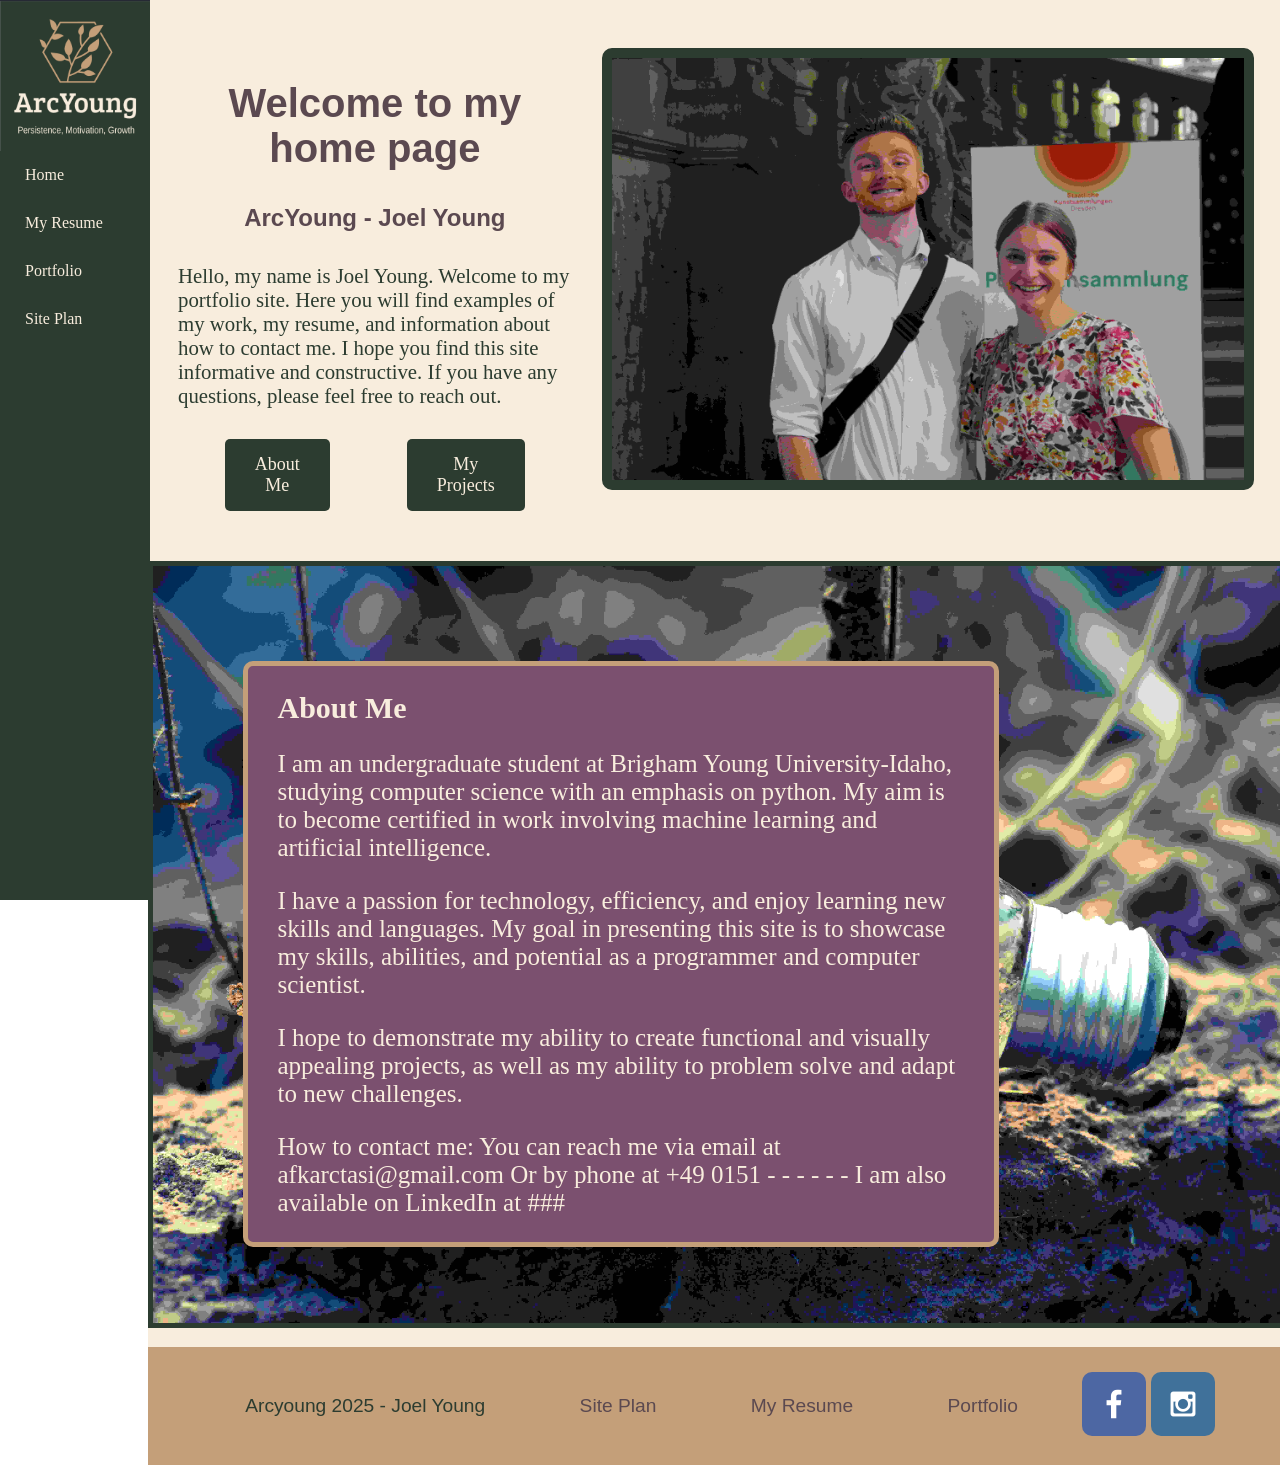
<file: arcyoung/index.html>
<!DOCTYPE html>
<html lang="en">
<head>
    <link rel="stylesheet" href="styles/styles.css">
    <meta charset="UTF-8">
    <meta name="viewport" content="width=device-width, initial-scale=1.0">
    <title>ArcYoung | Home</title>
</head>
<body>
    <div id="main_content">
        <header>
            <nav class="vertical-nav">
                <a href="index.html" id="logo_link">
                    <img class="logo" src="images/logo.png" alt="ArcYoung Logo">
                </a>
                <a class="nav_home_button" href="index.html">Home</a>
                <a class="nav_resume_button" href="resume.html">My Resume</a>
                <a class="nav_portfolio_button" href="portfolio.html">Portfolio</a>
                <a class="nav_site_plan_button" href="site-plan.html">Site Plan</a>
            </nav>
        </header>
        <div id="hero">
            <div id="hero-box">
                <img id="hero-img" src="images/LucieandJoel.JPG" alt="Lucie and Joel">
            </div>
            <section id="hero-msg">
                <h1 class="home-title">Welcome to my home page</h1>
                <h4>ArcYoung - Joel Young</h4>
                <p>Hello, my name is Joel Young. Welcome to my portfolio site. Here you will find examples of my work, my resume, and information about how to contact me. 
                    I hope you find this site informative and constructive. If you have any questions, please feel free to reach out.
                </p>
                <div class="buttons">
                    <div class="button-box1">
                        <a class="button" href="resume.html">About Me</a>
                    </div>
                    <div class="button-box2">
                        <a class="button" href="portfolio.html">My Projects</a>
                    </div>
                </div>
            </section>
        </div>
        <main id="home-grid">
            <img class="home-background-image" src="images/plantbulb.jpg" alt="plant in a lightbulb">
            <section class="introductory-box">
                <h2>About Me</h2>
                <p>I am an undergraduate student at Brigham Young University-Idaho, studying computer science with an emphasis on python. My aim is to become certified in work involving machine learning and artificial intelligence.</p>
                <p>I have a passion for technology, efficiency, and enjoy learning new skills and languages. My goal in presenting this site is to showcase my skills, abilities, and potential as a programmer and computer scientist.</p>
                <p>I hope to demonstrate my ability to create functional and visually appealing projects, as well as my ability to problem solve and adapt to new challenges. </p>
                <p>How to contact me: You can reach me via email at afkarctasi@gmail.com Or by phone at +49 0151 - - - - - - I am also available on LinkedIn at ###</p>
            </section>
        </main>
        <footer>
            <p>Arcyoung 2025 - Joel Young</p>
            <p><a href="site-plan.html">Site Plan</a></p>
            <p><a href="resume.html">My Resume</a></p>
            <p><a href="portfolio.html">Portfolio</a></p>
            <div class="social">
                <a href="https://facebook.com" target="_blank">
                    <img src="images/facebook.png" alt="fb icon">
                </a>
                <a href="https://instagram.com" target="_blank">
                    <img src="images/instagram.png" alt="instagram icon">
                </a>
            </div>
        </footer>
    </div>
</body>
</html>
</file>
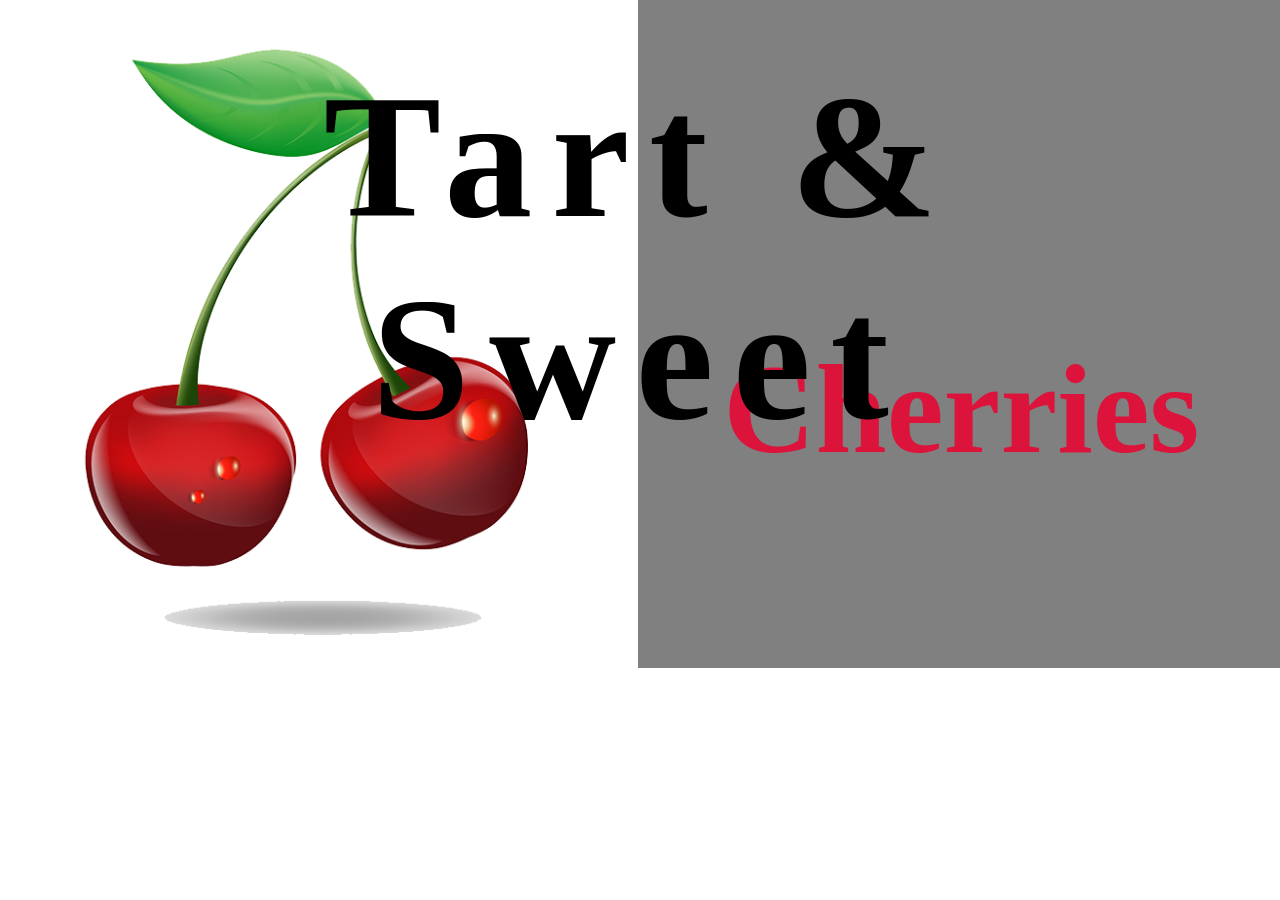
<file: wdd130/challenge3/index.html>
<!DOCTYPE html>
<html lang="en">
<head>
    <meta charset="UTF-8">
    <meta name="viewport" content="width=device-width, initial-scale=1.0">
    <title>Document</title>
    <link rel="stylesheet" href="styles.css">
</head>
<body>
    <div class="container">
        <img src="w06_cherries.png" alt="Cherries" class="cherries">
        <h2>Cherries</h2>
        <h1 class="title">Tart & Sweet</h1>
    </div>
</body>
</html>
</file>
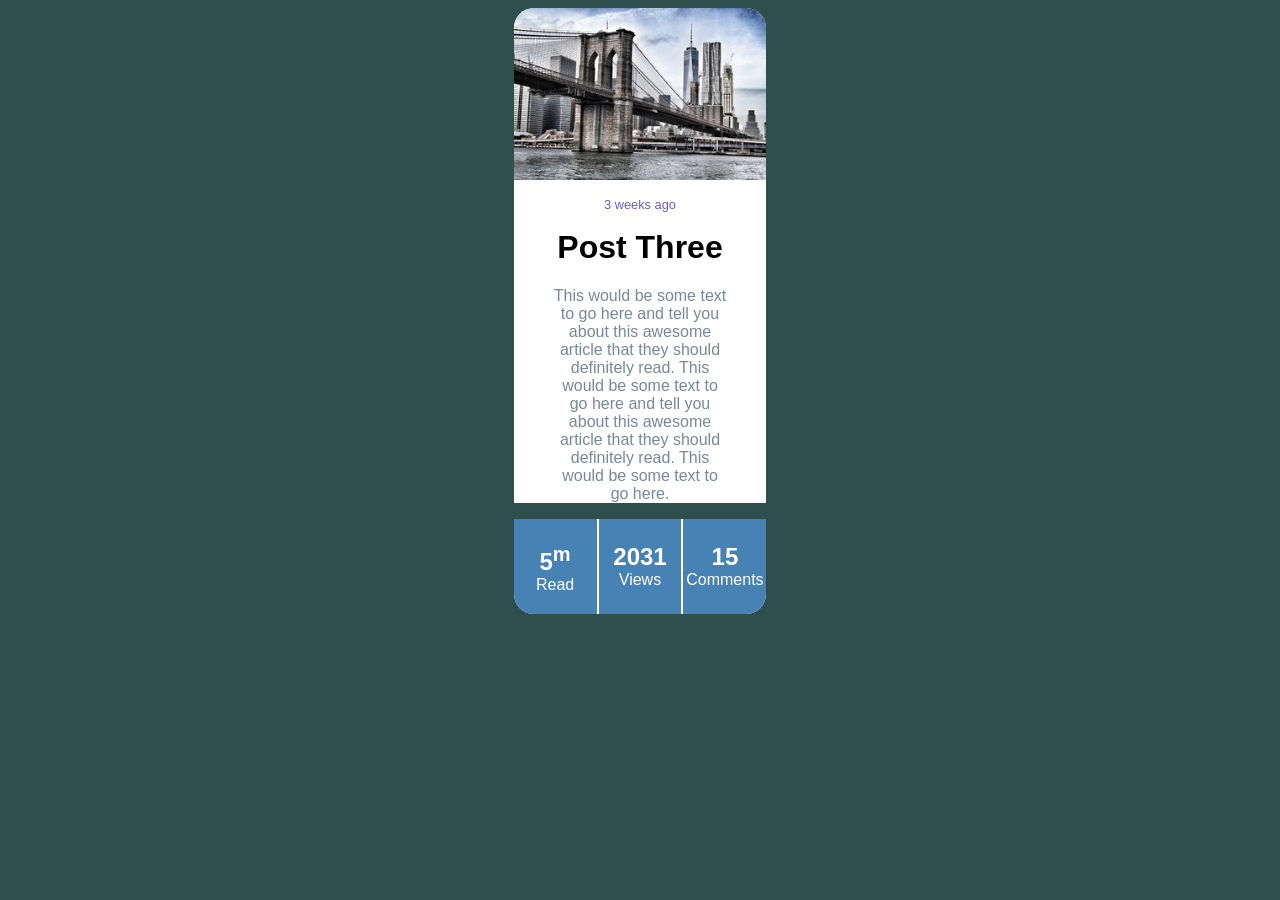
<file: wdd130/challenge4/index.html>
<!DOCTYPE html>
<html lang="en">
<head>
    <meta charset="UTF-8">
    <meta name="viewport" content="width=device-width, initial-scale=1.0">
    <title>Icechallenge4</title>
    <link rel="stylesheet" href="styles.css">
</head>
<body>
    <div class="whole">
        <main>
            <img src="images/ice.jpg" alt="Bridge over a frozen river" class="main_image">
            <p class="smalltext">3 weeks ago</p>
            <h1>Post Three</h1>
            <p class="post_script">This would be some text to go here and tell you about this awesome article that they should definitely read. This would be some text to go here and tell you about this awesome article that they should definitely read. This would be some text to go here.</p>
        </main>
        <footer>
            <div class="footer_content">
                <p class="stats">5<sup>m</sup></p>
                <p class="stat_title">Read</p>
            </div>
            <div class="footer_content">
                <p class="stats">2031</p>
                <p class="stat_title">Views</p>
            </div>
            <div class="footer_content">
                <p class="stats">15</p>
                <p class="stat_title">Comments</p>
            </div>
        </footer>
    </div>
</body>
</html>
</file>
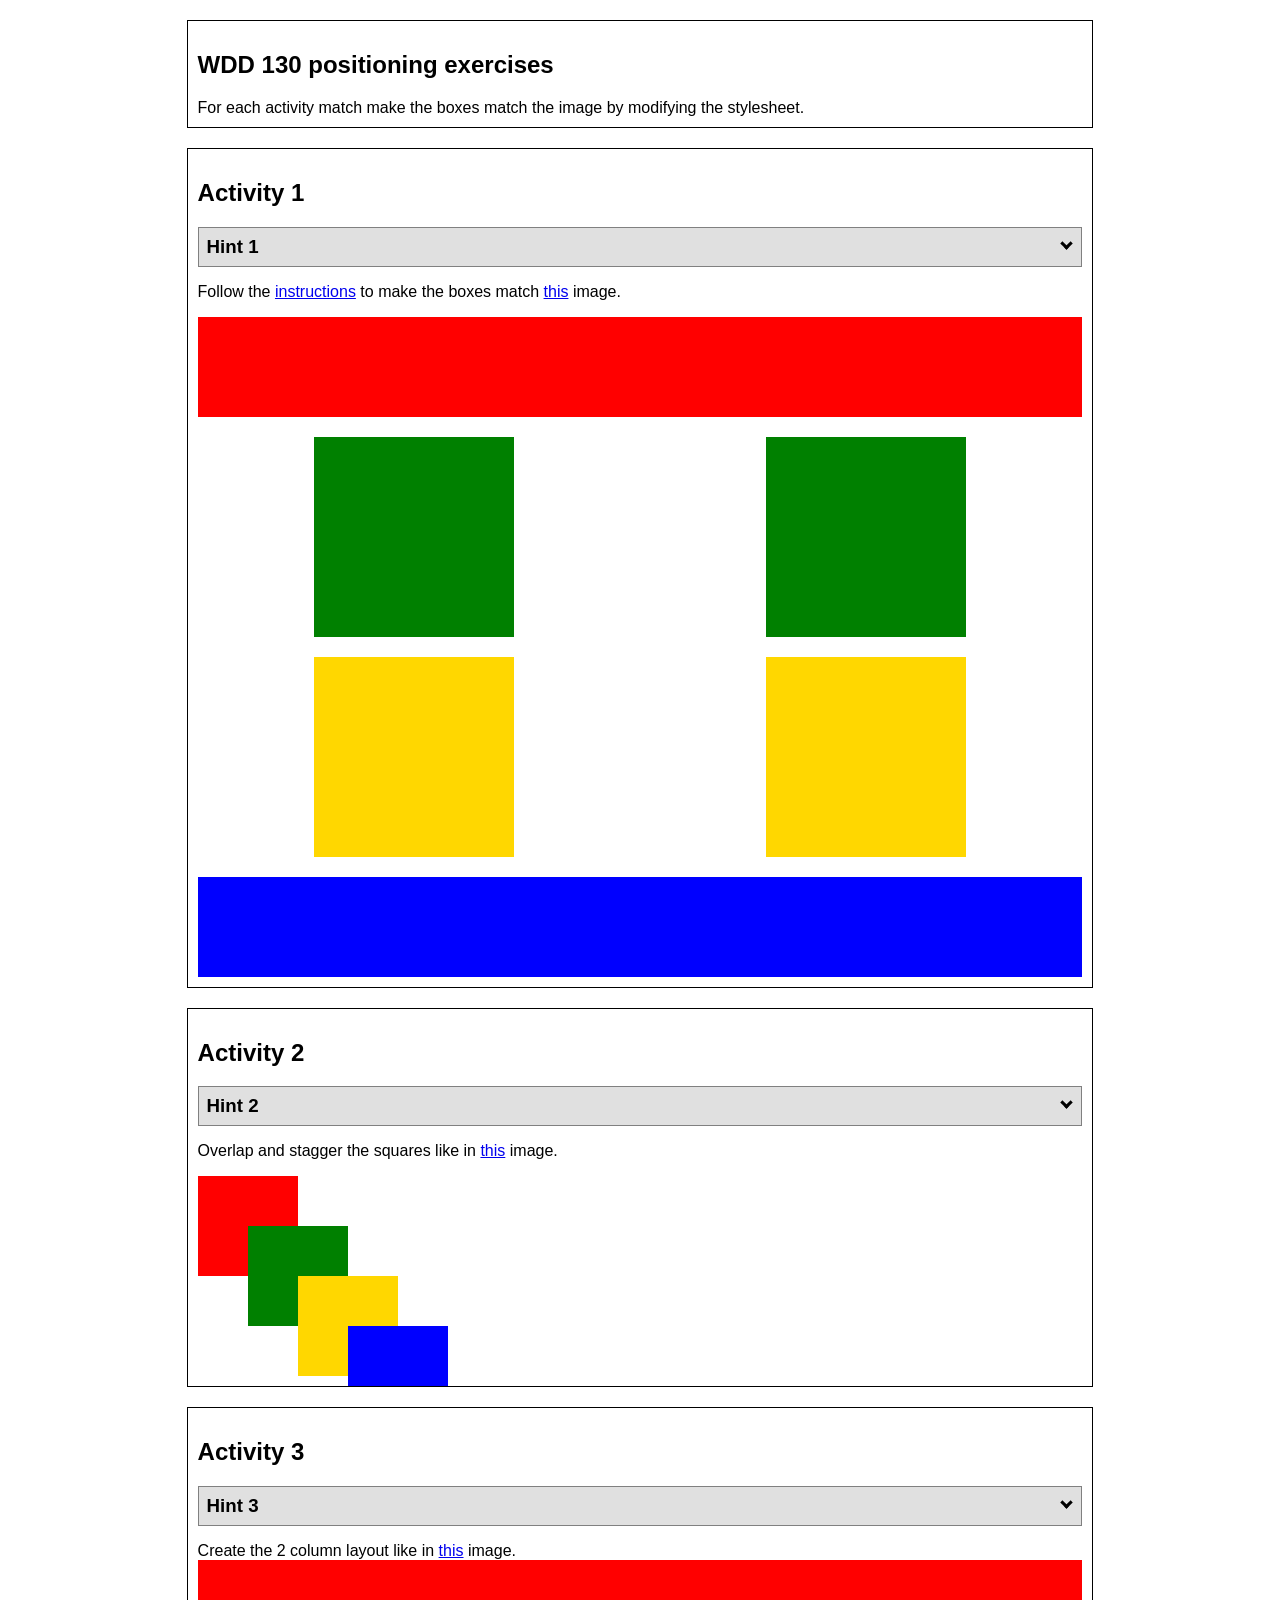
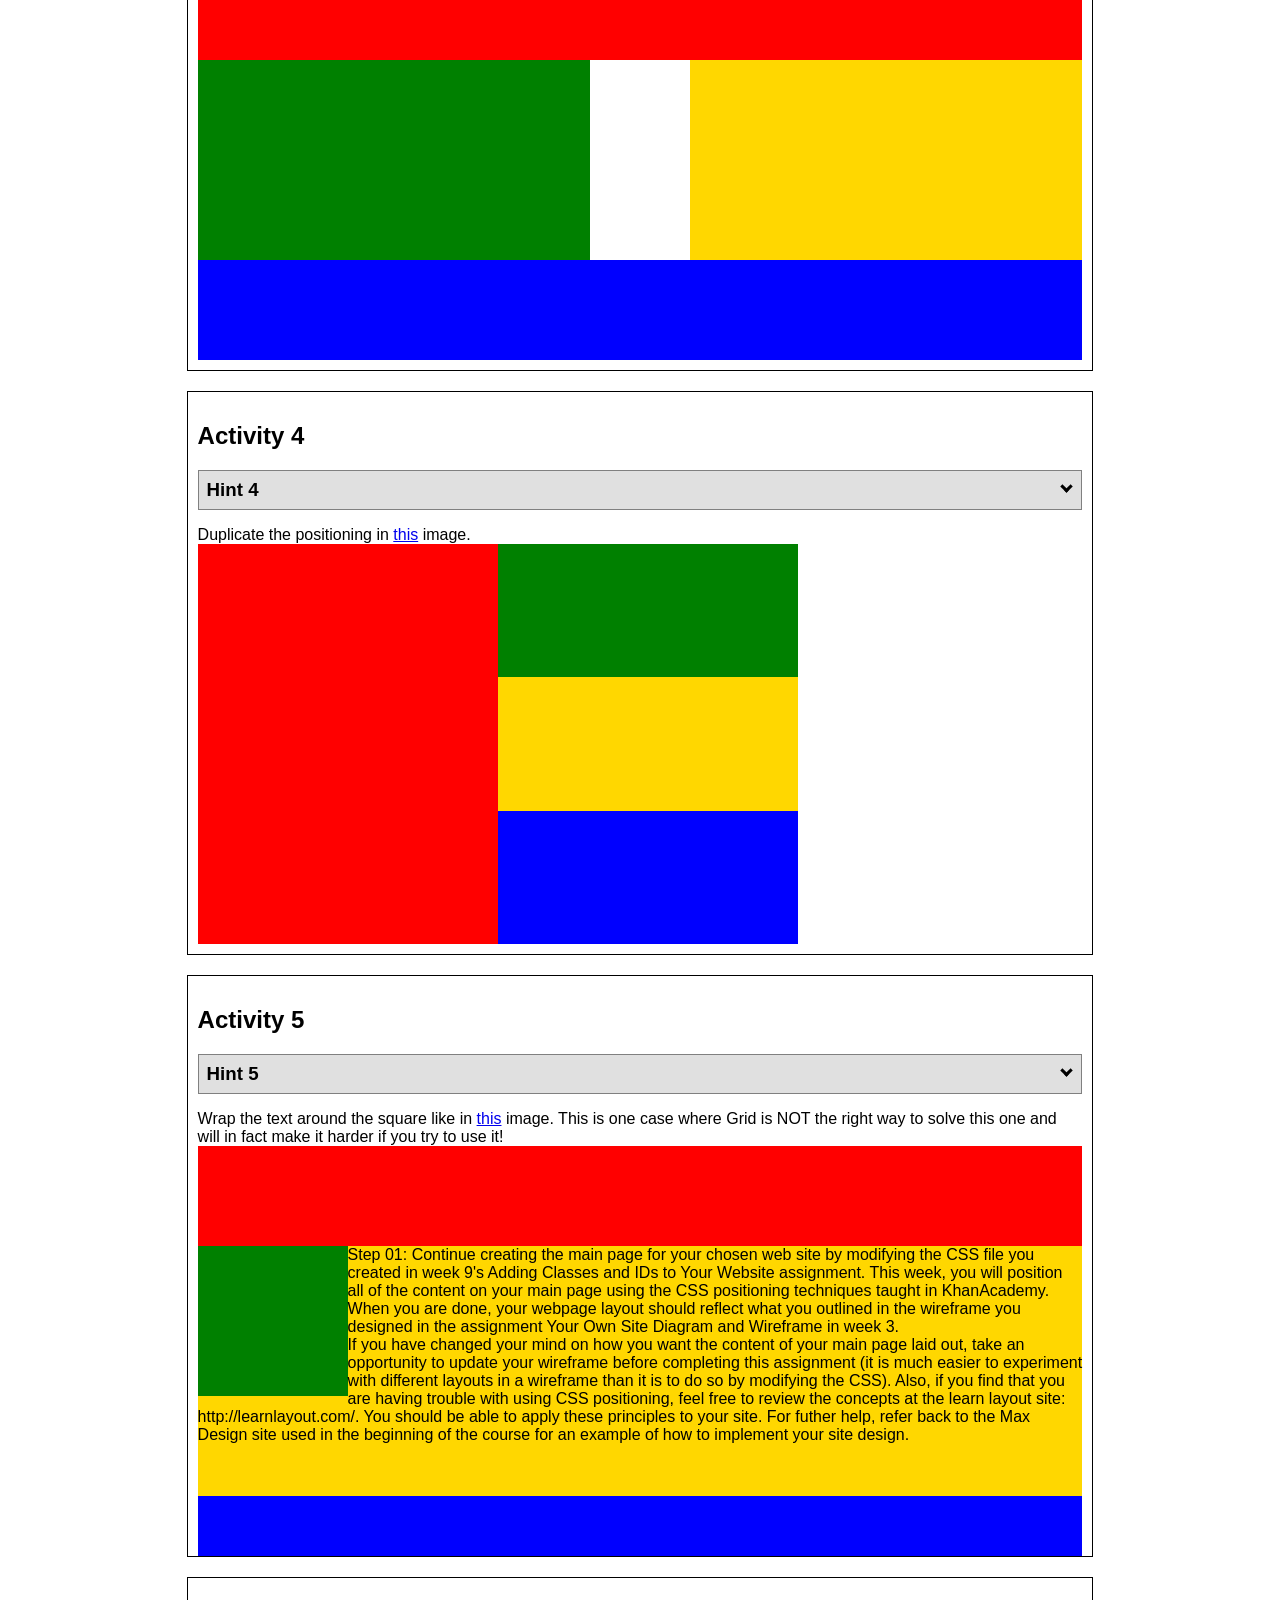
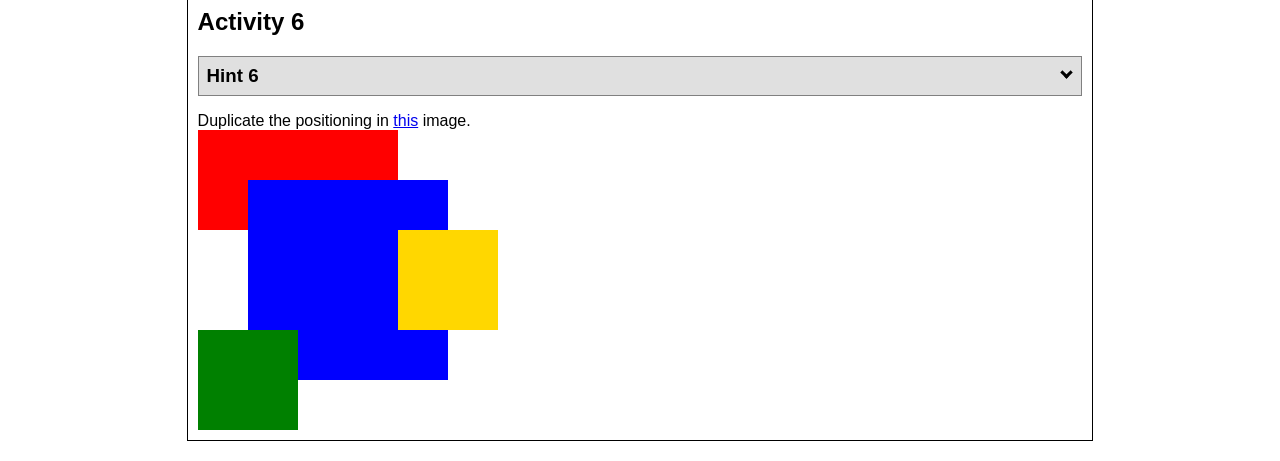
<file: positioning.html>
<!DOCTYPE html>
<html lang="en">
  <head>
    <!-- HTML - Name: positioning.html -->
    <title>Positioning Activity</title>
    <link rel="stylesheet" type="text/css" href="positionstyles.css" />
  </head>
  <body>
    <div class="activity">
      <h2>WDD 130 positioning exercises</h2>
      For each activity match make the boxes match the image by modifying the stylesheet.</div>
    <div class="activity">
      <h2>Activity 1</h2>
      <section class="hint"><input type="checkbox" ><i></i> <h3>Hint 1</h3><div><p>Check out the <a href="https://byui-wdd.github.io/wdd130/activities/w06-css-positioning.html" target="_blank">activity instructions</a> in Ilearn!</p></div></section>
      <p>Follow the <a href="https://byui-wdd.github.io/wdd130/activities/w06-css-positioning.html" target="_blank">instructions</a> to make the boxes match  <a href="https://byui-wdd.github.io/wdd130/images/example1.png" target="_blank">this</a> image.</p>
      <div class="content1" >
        <div class="red1" ></div>
        <div class="green1" ></div>
        <div class="green1" ></div>
        <div class="yellow1"></div>
        <div class="yellow1"></div>
        <div class="blue1"></div>
      </div>
    </div>
    <div class="activity">
      <h2>Activity 2</h2>
      <section class="hint"><input type="checkbox" > <h3>Hint 2</h3><i></i><div>
      <ul>
      <li>grid-template-columns: 50px 50px 50px 50px 50px </li></ul></div></section>
      <p>Overlap and stagger the squares like in <a href="https://byui-wdd.github.io/wdd130/images/example2.png" target="_blank">this</a> image.</p>
      <div class="content2" >
        <div class="red2" ></div>
        <div class="green2" ></div>
        <div class="yellow2"></div>
        <div class="blue2"></div>
      </div>
    </div>
    <div class="activity">
      <h2>Activity 3</h2>
      <section class="hint"><input type="checkbox" > <h3>Hint 3</h3><i></i><div><p>This one is going to be best solved with CSS Grid. Remember to make the boxes the right width first...then start moving them around. </p><h4>Properties used:</h4><ul><li>display:grid;</li><li>grid-template-columns:</li><li>grid-column-gap:</li>
        <li>grid-column:</li>  </ul></div></section>
      Create the 2 column layout like in <a href="https://byui-wdd.github.io/wdd130/images/example3.png" target="_blank">this</a>  image.
      <div class="content3" >
        <div class="red3" ></div>
        <div class="green3" ></div>
        <div class="yellow3"></div>
        <div class="blue3"></div>
      </div>
    </div>
    <div class="activity">
      <h2>Activity 4</h2>
      <section class="hint"><input type="checkbox" > <h3>Hint 4</h3><i></i><div><p>For the others we have been primarily concerned with width. For this one you will need to adjust height as well. </p><h4>Properties used:</h4><ul><li>display:grid;</li><li>grid-template-columns:</li><li>grid-row:</li></ul></div></section>
      Duplicate the positioning in <a href="https://byui-wdd.github.io/wdd130/images/example4.png" target="_blank">this</a> image. 
      <div class="content4" >
        <div class="red4" ></div>
        <div class="green4" ></div>
        <div class="yellow4"></div>
        <div class="blue4"></div>
      </div>
    </div>

    <div class="activity">
      <h2>Activity 5</h2>
      <section class="hint"><input type="checkbox" > <h3>Hint 5</h3><i></i><div><p>Grid is <strong>not</strong> the right way to do this.  In fact there is only one way to really do that...and that is with float. Remember that we float the thing we want the text to wrap around.  Also remember to start by making all the shapes the right size and shape.</p><h4>Properties used:</h4><ul><li>float: left;</li></ul></div></section>
      Wrap the text around the square like in <a href="https://byui-wdd.github.io/wdd130/images/example5.png" target="_blank">this</a> image. This is one case where Grid is NOT the right way to solve this one and will in fact make it harder if you try to use it!
      <div class="content5" >
        <div class="red5" ></div>
        <div class="green5" ></div>
        <div class="yellow5">Step 01: Continue creating the main page for your chosen web site by modifying the CSS file you created in week 9's Adding Classes and IDs to Your Website assignment. This week, you will position all of the content on your main page using the CSS positioning techniques taught in KhanAcademy. When you are done, your webpage layout should reflect what you outlined in the wireframe you designed in the assignment Your Own Site Diagram and Wireframe in week 3. <br />
          If you have changed your mind on how you want the content of your main page laid out, take an opportunity to update your wireframe before completing this assignment (it is much easier to experiment with different layouts in a wireframe than it is to do so by modifying the CSS). Also, if you find that you are having trouble with using CSS positioning, feel free to review the concepts at the learn layout site: http://learnlayout.com/. You should be able to apply these principles to your site. For futher help, refer back to the Max Design site used in the beginning of the course for an example of how to implement your site design.</div>
        <div class="blue5"></div>
      </div>
    </div>
    <div class="activity">
      <h2>Activity 6</h2>
      <section class="hint"><input type="checkbox" > <h3>Hint 6</h3><i></i><div><p>This one is all about visualizing the grid behind the layout. If you are having a hard time doing that first: all the sizes are even multiples of 100, and second here is another example with the lines drawn: <a href="https://byui-wdd.github.io/wdd130/images/example6-hint.png" target="_blank">example 6 with lines</a>. For this one you will find it easiest if you use px for the column width. You can also use <kbd>z-index</kbd> to control the element layering.    </p><h4>Properties used:</h4><ul><li>display:grid;</li><li>grid-template-columns:</li><li>grid-column:</li><li>grid-row:</li><li><a href="https://www.w3schools.com/cssref/pr_pos_z-index.asp" target="_blank">z-index:</a></li></ul></div></section>
      Duplicate the positioning in <a href="https://byui-wdd.github.io/wdd130/images/example6.png" target="_blank">this</a> image.
      <div class="content6" >
        <div class="red6" ></div>
        <div class="green6" ></div>
        <div class="yellow6"></div>
        <div class="blue6"></div>
      </div>
    </div>
  </body>
</html>
</file>
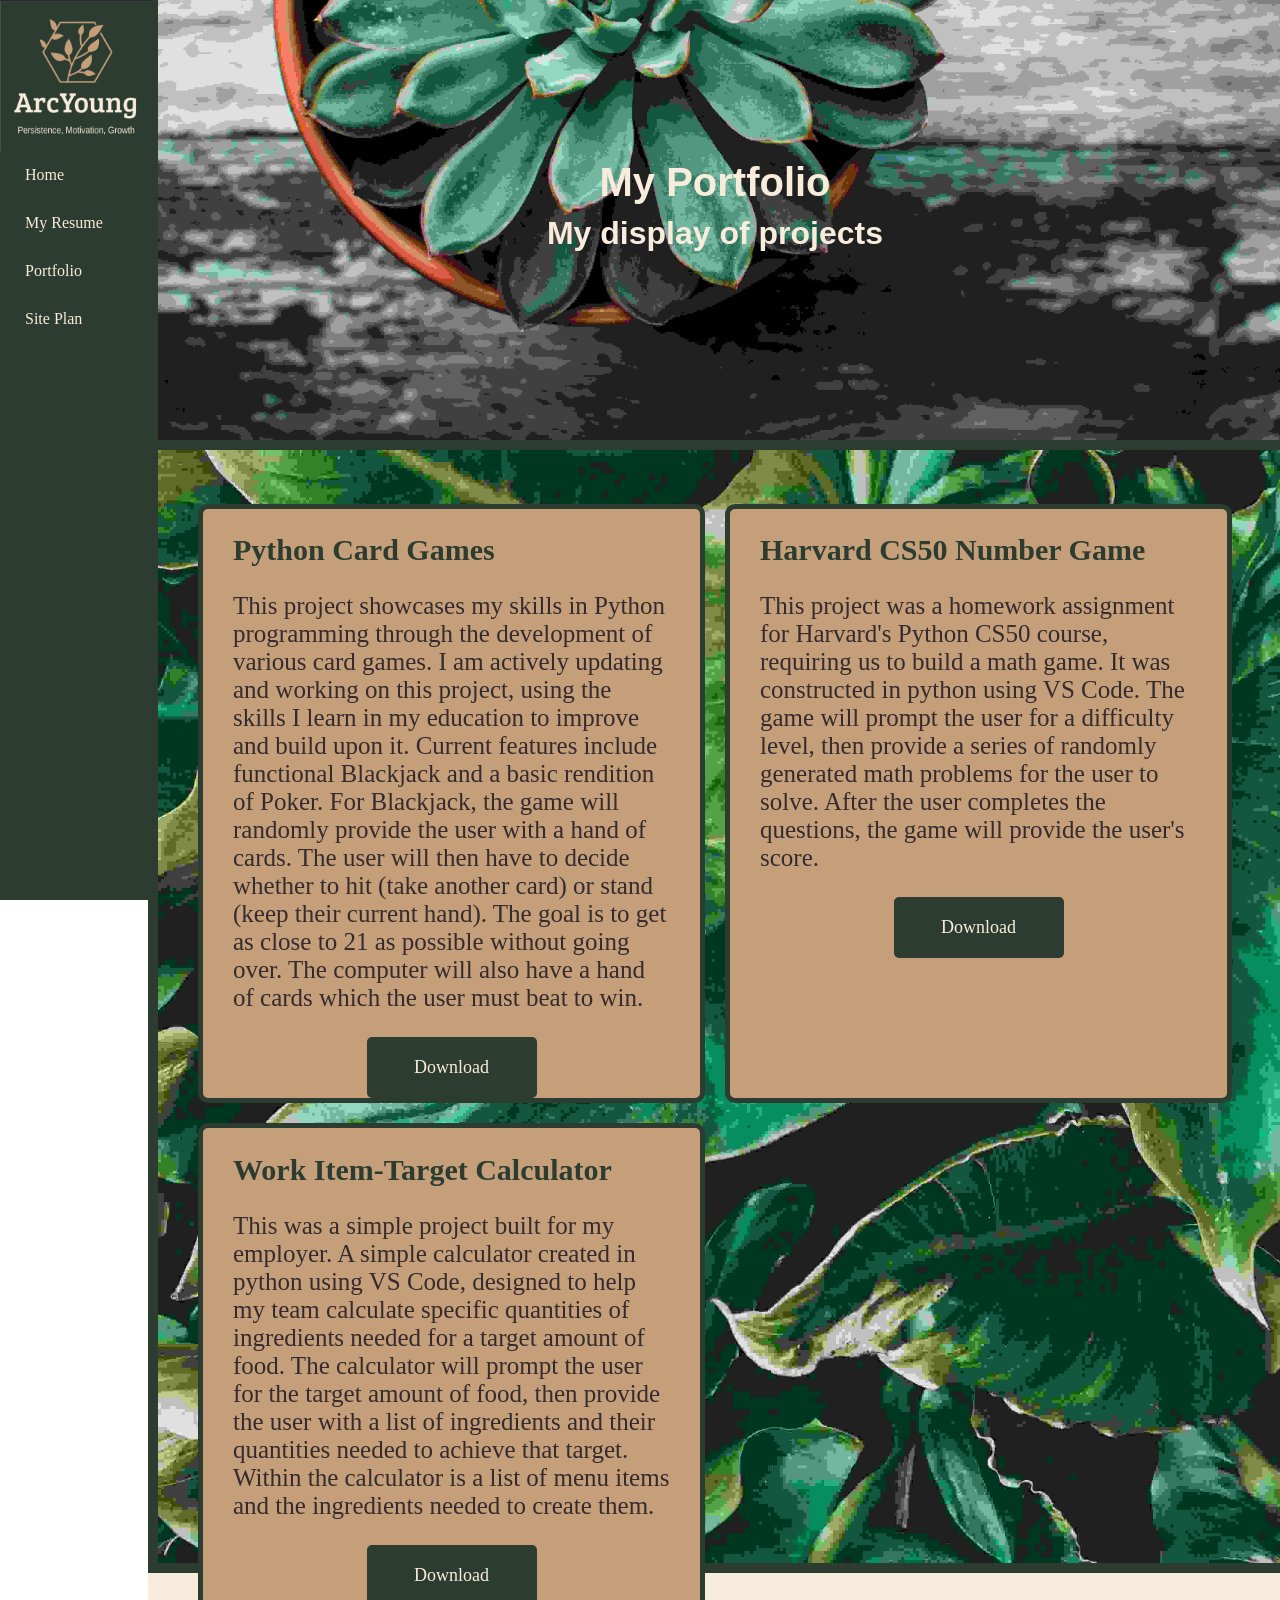
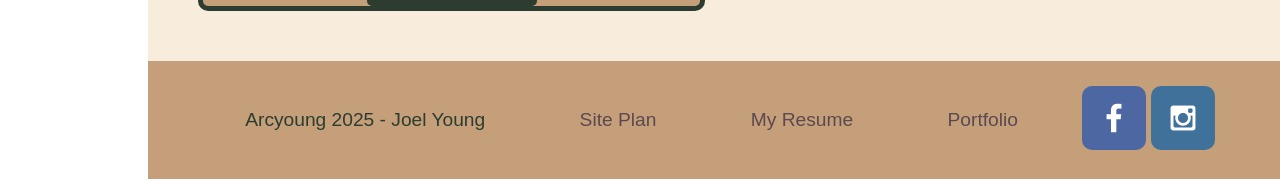
<file: arcyoung/portfolio.html>
<!DOCTYPE html>
<html lang="en">
<head>
    <link rel="stylesheet" href="styles/styles.css">
    <meta charset="UTF-8">
    <meta name="viewport" content="width=device-width, initial-scale=1.0">
    <title>ArcYoung | Home</title>
</head>
<body>
    <div id="main_content">
        <header>
            <nav class="vertical-nav">
                <a href="index.html" id="logo_link">
                    <img class="logo" src="images/logo.png" alt="ArcYoung Logo">
                </a>
                <a class="nav_home_button" href="index.html">Home</a>
                <a class="nav_resume_button" href="resume.html">My Resume</a>
                <a class="nav_portfolio_button" href="portfolio.html">Portfolio</a>
                <a class="nav_site_plan_button" href="site-plan.html">Site Plan</a>
            </nav>
        </header>
        <div id="portfolio-hero">
            <div id="portfolio-hero-box">
                <img id="portfolio-hero-img" src="images/succulent.jpg" alt="Succulent Plant">
            </div>
            <section id="portfolio-hero-msg">
                <h1 class="portfolio-title">My Portfolio</h1>
                <h4 class="portfolio-subtitle">My display of projects</h4>
            </section>
        </div>
        <main class="portfolio-grid">
            <div class="display-box-1">
                <h2>Python Card Games</h2>
                <p>This project showcases my skills in Python programming through the development of various card games. 
                    I am actively updating and working on this project, using the skills I learn in my education to improve and build upon it.
                    Current features include functional Blackjack and a basic rendition of Poker. For Blackjack, the game will randomly provide the user with a hand of cards. 
                    The user will then have to decide whether to hit (take another card) or stand (keep their current hand). The goal is to get as close to 21 as possible without going over. 
                    The computer will also have a hand of cards which the user must beat to win.</p>
                <div class="button-box3">
                    <a class="download" href="cardsjy.py">Download</a>
                </div>
            </div>
            <img class="display-backing-1" src="images/leafback.jpg" alt="leaf panel backing">
            <div class="display-box-2">
                <h2>Harvard CS50 Number Game</h2>
                <p>This project was a homework assignment for Harvard's Python CS50 course, requiring us to build a math game. It was constructed in python using VS Code. 
                    The game will prompt the user for a difficulty level, then provide a series of randomly generated math problems for the user to solve. 
                    After the user completes the questions, the game will provide the user's score.</p>
                <div class="button-box3">
                    <a class="download" href="professor.py">Download</a>
                </div>
            </div>
            <div class="display-box-3">
                <h2>Work Item-Target Calculator</h2>
                <p>This was a simple project built for my employer. A simple calculator created in python using VS Code, designed to help my team calculate specific quantities of ingredients needed for a target amount of food. 
                    The calculator will prompt the user for the target amount of food, then provide the user with a list of ingredients and their quantities needed to achieve that target. Within the calculator is a list of menu items and the ingredients needed to create them.</p>
                <div class="button-box3">
                    <a class="download" href="###">Download</a>
                </div>
            </div>
        </main>
        <footer>
            <p>Arcyoung 2025 - Joel Young</p>
            <p><a href="site-plan.html">Site Plan</a></p>
            <p><a href="resume.html">My Resume</a></p>
            <p><a href="portfolio.html">Portfolio</a></p>
            <div class="social">
                <a href="https://facebook.com" target="_blank">
                    <img src="images/facebook.png" alt="fb icon">
                </a>
                <a href="https://instagram.com" target="_blank">
                    <img src="images/instagram.png" alt="instagram icon">
                </a>
            </div>
        </footer>
    </div>
</body>
</html>
</file>
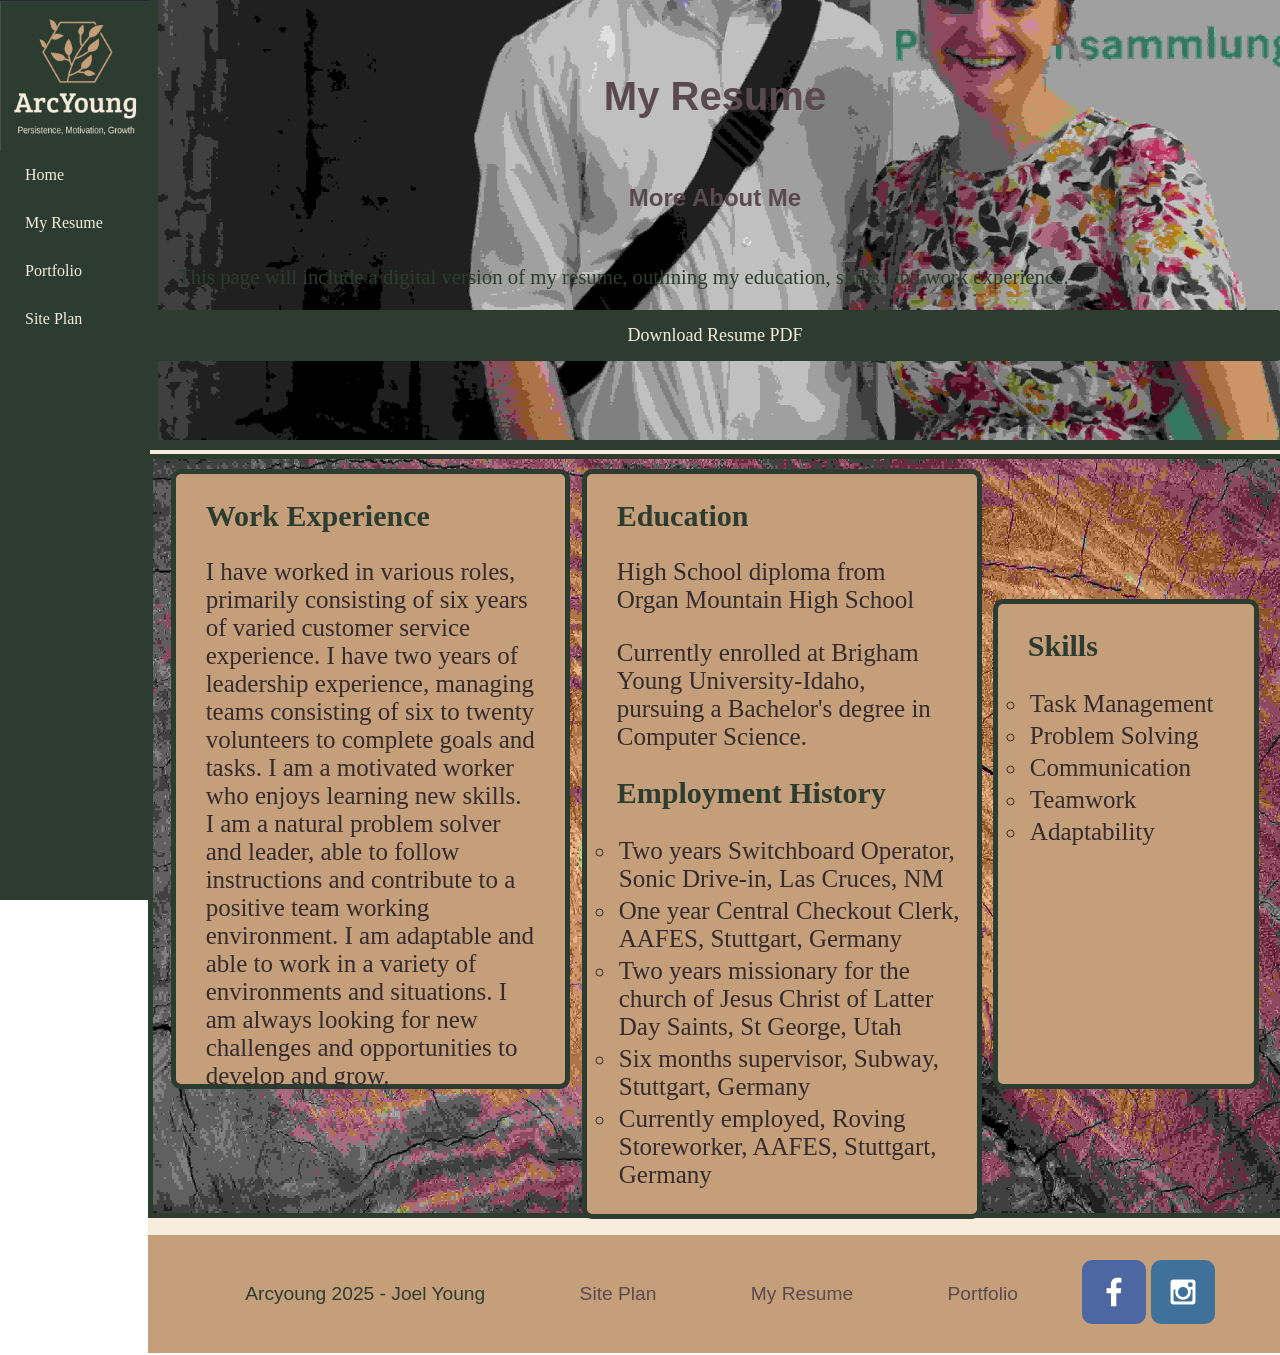
<file: arcyoung/resume.html>
<!DOCTYPE html>
<html lang="en">
<head>
    <link rel="stylesheet" href="styles/styles.css">
    <meta charset="UTF-8">
    <meta name="viewport" content="width=device-width, initial-scale=1.0">
    <title>ArcYoung | Home</title>
</head>
<body>
    <div id="main_content">
        <header>
            <nav class="vertical-nav">
                <a href="index.html" id="logo_link">
                    <img class="logo" src="images/logo.png" alt="ArcYoung Logo">
                </a>
                <a class="nav_home_button" href="index.html">Home</a>
                <a class="nav_resume_button" href="resume.html">My Resume</a>
                <a class="nav_portfolio_button" href="portfolio.html">Portfolio</a>
                <a class="nav_site_plan_button" href="site-plan.html">Site Plan</a>
            </nav>
        </header>
        <div id="portfolio-hero">
            <section id="portfolio-hero-msg">
                <h1 class="home-title">My Resume</h1>
                <h4>More About Me</h4>
                <p>
                    This page will include a digital version of my resume, outlining my education, skills, and work experience. 
                </p>
                <div class="button-box1">
                    <a class="button" href="resume.pdf" download="joelyoung_resume2025.pdf">Download Resume PDF</a>
                </div>
            </section>
            <div id="portfolio-hero-box">
                <img id="resume-hero-img" src="images/LucieandJoel.JPG" alt="Lucie and Joel">
            </div>
        </div>
        <main class="resume-grid">
            <img class="resume-background" src="images/woodback.jpg" alt="wood panel backing">
            <div class="resume-box-1">
                <h2>Work Experience</h2>
                <p>I have worked in various roles, primarily consisting of six years of varied customer service experience. 
                    I have two years of leadership experience, managing teams consisting of six to twenty volunteers to complete goals and tasks.
                    I am a motivated worker who enjoys learning new skills. I am a natural problem solver and leader, able to follow instructions and contribute to a positive team working environment. I am adaptable and able to work in a variety of environments and situations. 
                    I am always looking for new challenges and opportunities to develop and grow.
                </p>
            </div>
            <div class="resume-box-2">
                <h2>Education</h2>
                <p>High School diploma from Organ Mountain High School</p>
                <p>Currently enrolled at Brigham Young University-Idaho, pursuing a Bachelor's degree in Computer Science.</p>
                <h2>Employment History</h2>
                <ol>
                    <li>Two years Switchboard Operator, Sonic Drive-in, Las Cruces, NM</li>
                    <li>One year Central Checkout Clerk, AAFES, Stuttgart, Germany</li>
                    <li>Two years missionary for the church of Jesus Christ of Latter Day Saints, St George, Utah</li>
                    <li>Six months supervisor, Subway, Stuttgart, Germany</li>
                    <li>Currently employed, Roving Storeworker, AAFES, Stuttgart, Germany</li>
                </ol>
            </div>
            <div class="resume-box-3">
                <h2>Skills</h2>
                <ol>
                    <li>Task Management</li>
                    <li>Problem Solving</li>
                    <li>Communication</li>
                    <li>Teamwork</li>
                    <li>Adaptability</li>
                </ol>
            </div>
        </main>
        <footer>
            <p>Arcyoung 2025 - Joel Young</p>
            <p><a href="site-plan.html">Site Plan</a></p>
            <p><a href="resume.html">My Resume</a></p>
            <p><a href="portfolio.html">Portfolio</a></p>
            <div class="social">
                <a href="https://www.facebook.com/joel.young.94651774/" target="_blank">
                    <img src="images/facebook.png" alt="fb icon">
                </a>
                <a href="https://instagram.com" target="_blank">
                    <img src="images/instagram.png" alt="instagram icon">
                </a>
            </div>
        </footer>
    </div>
</body>
</html>
</file>
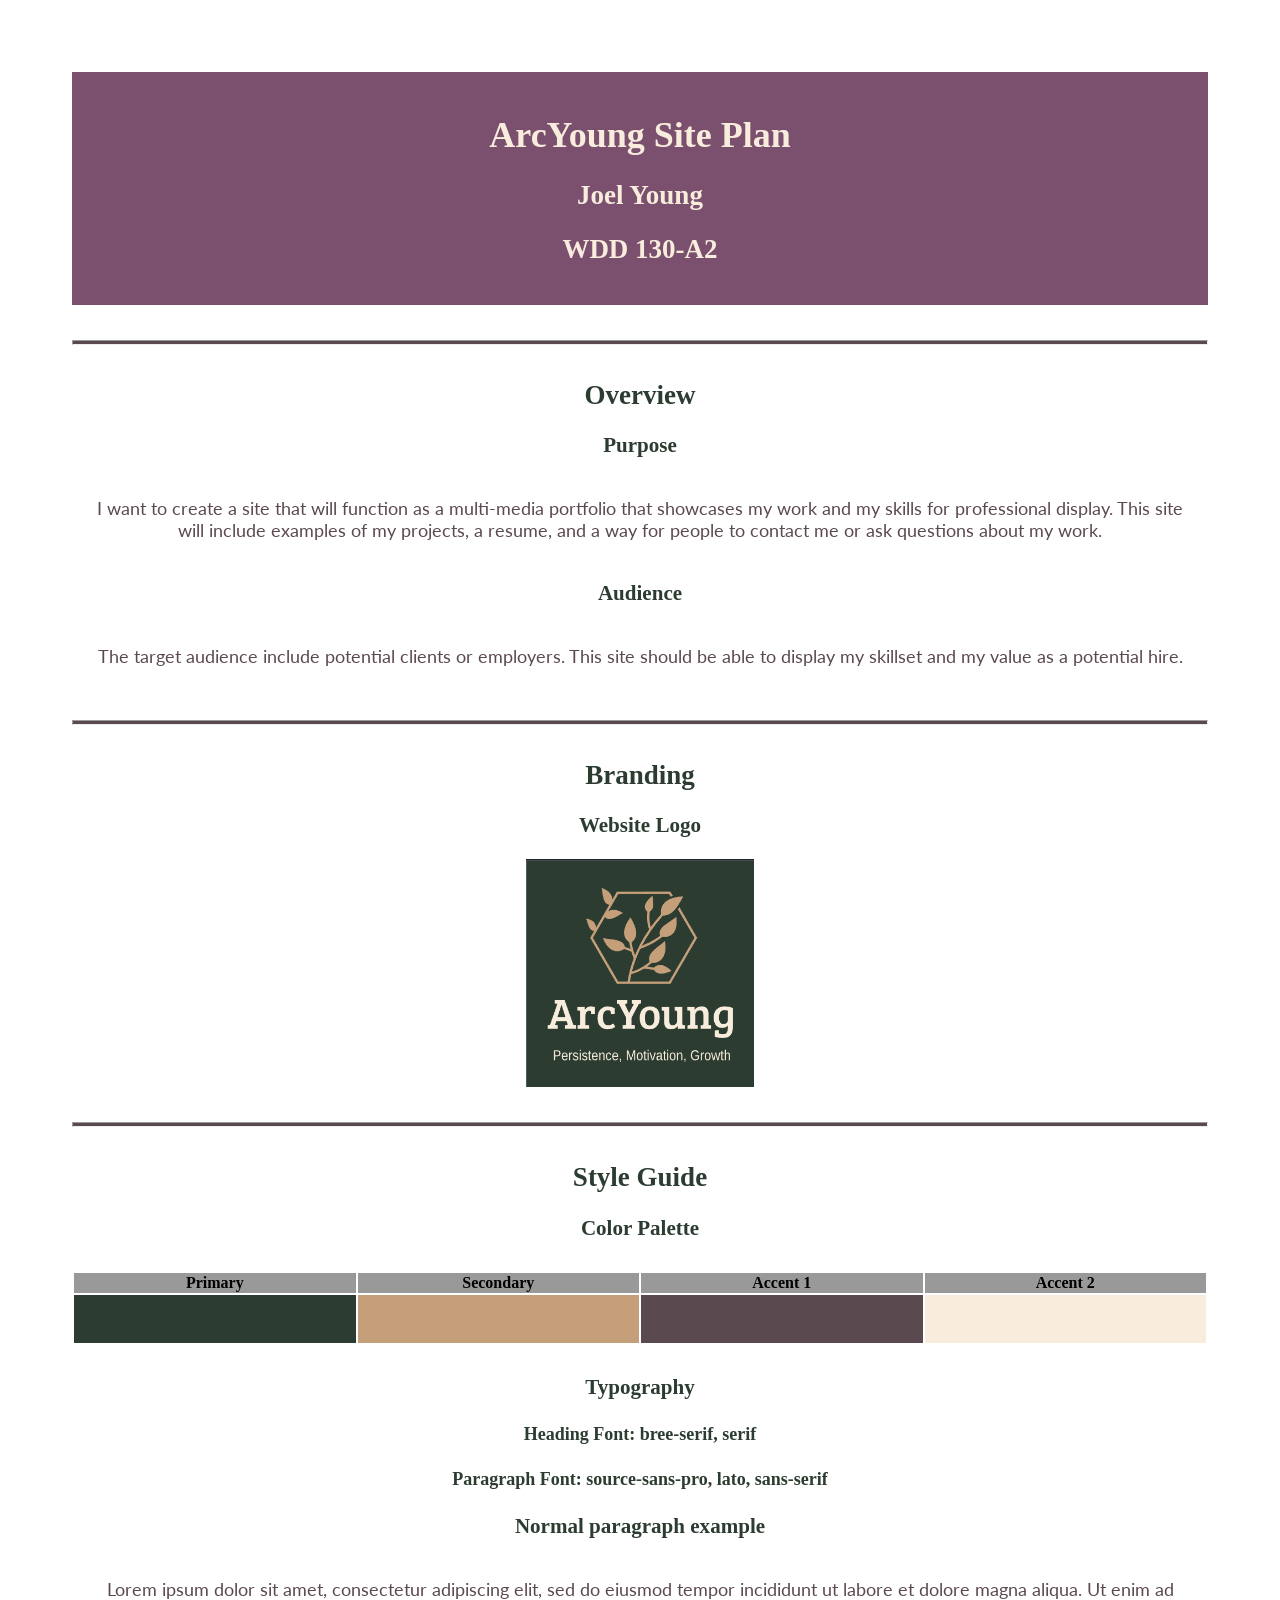
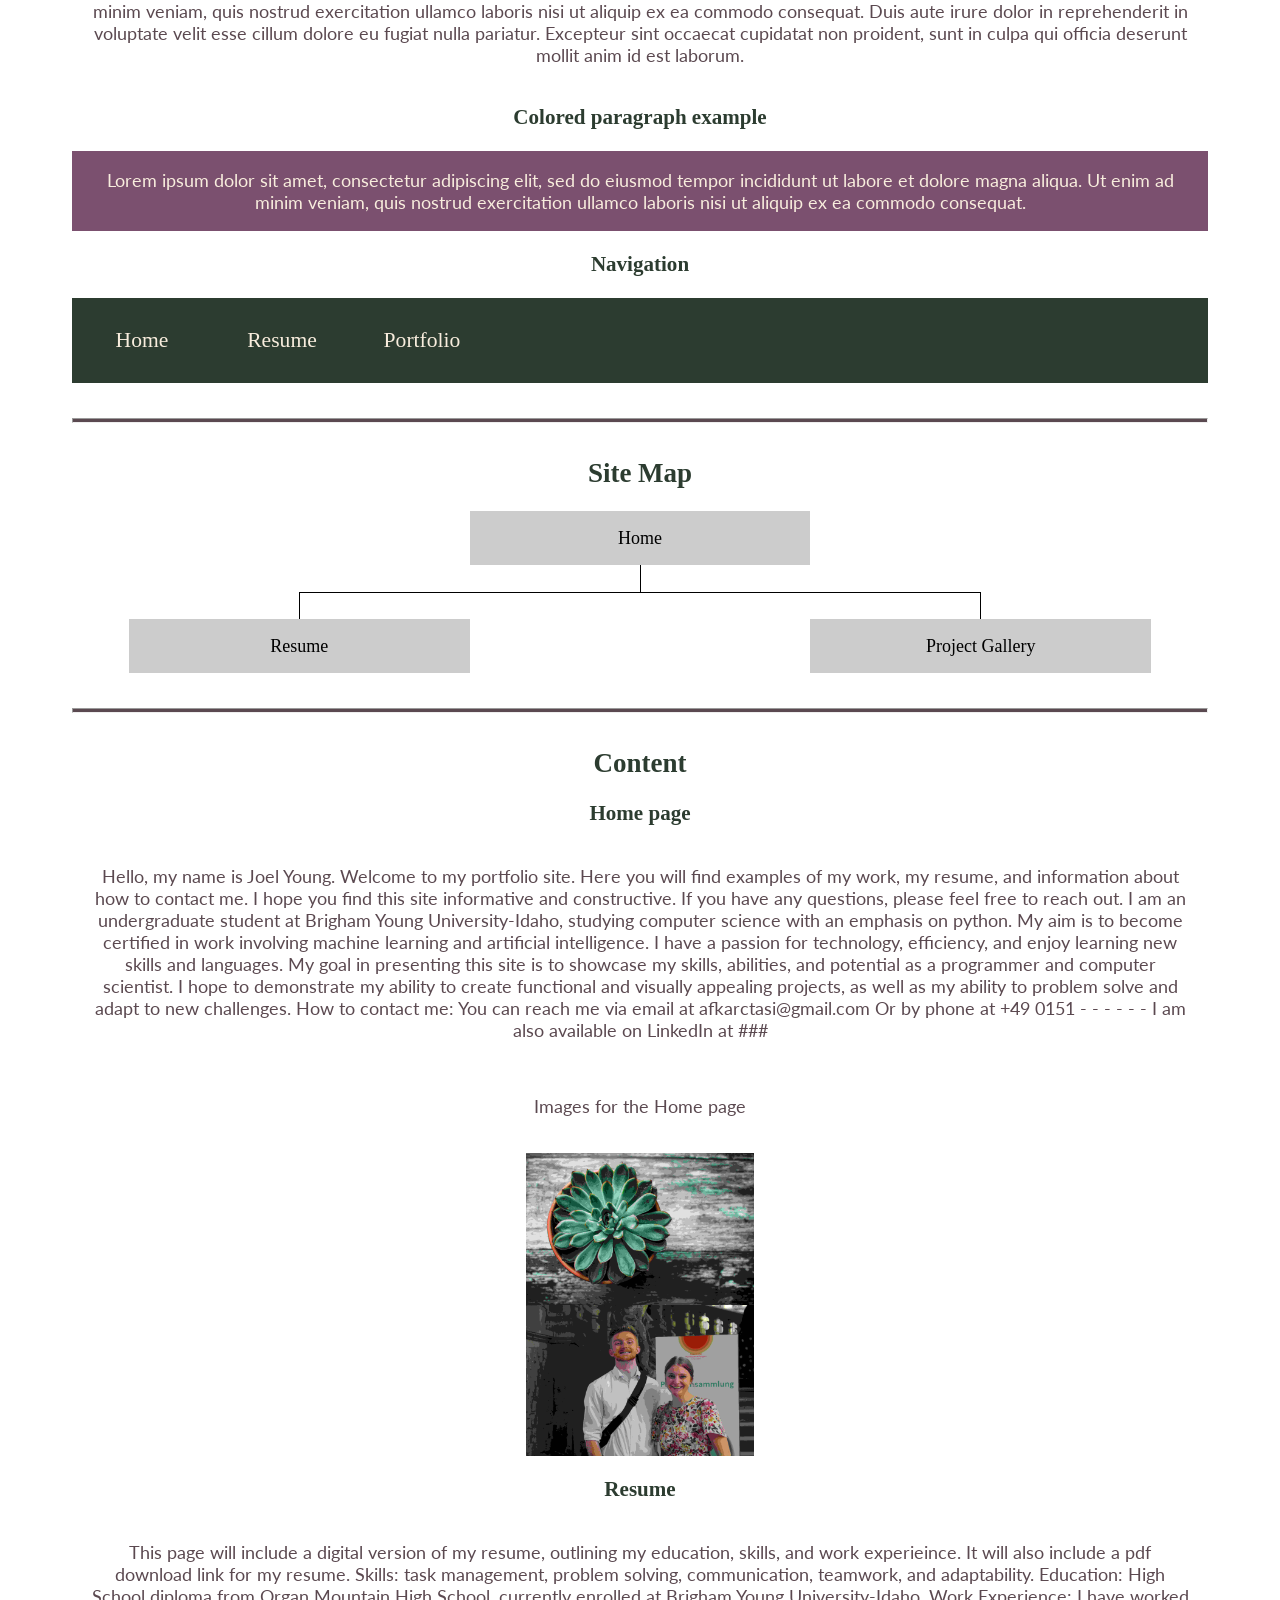
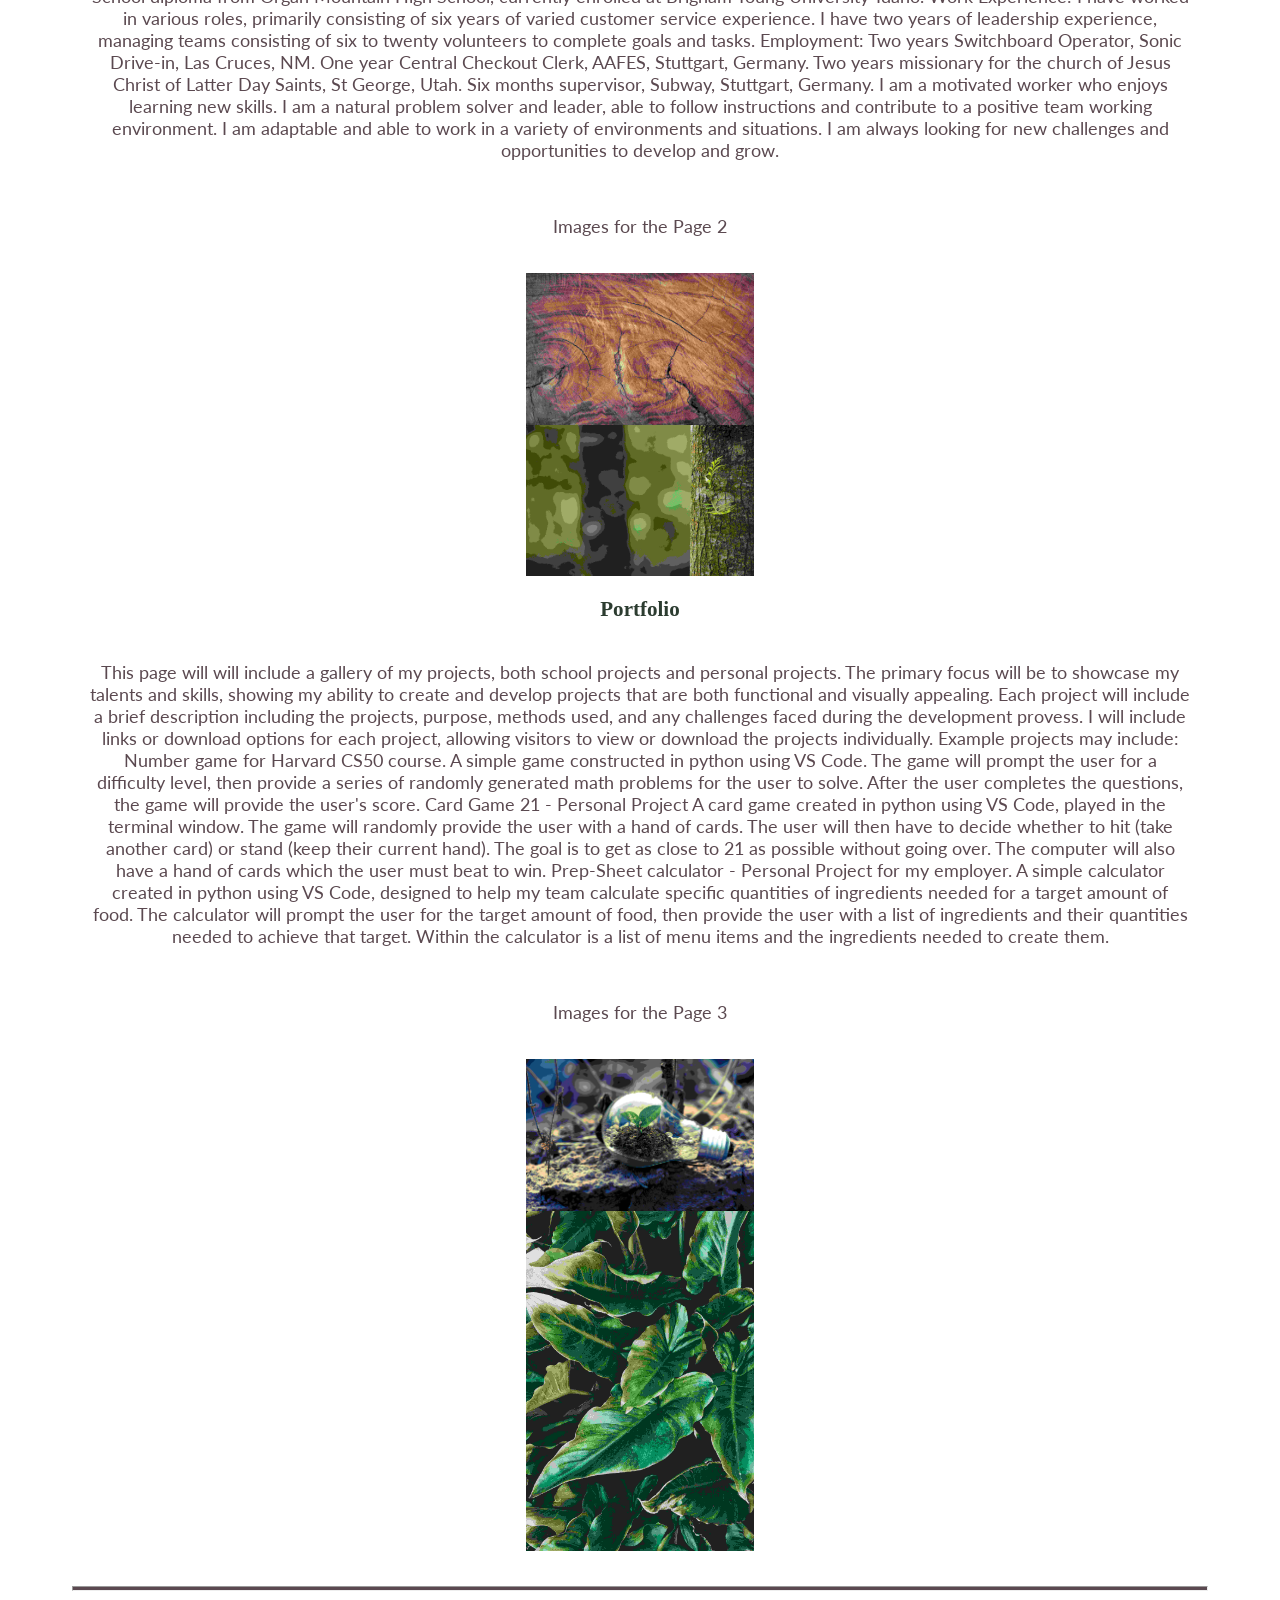
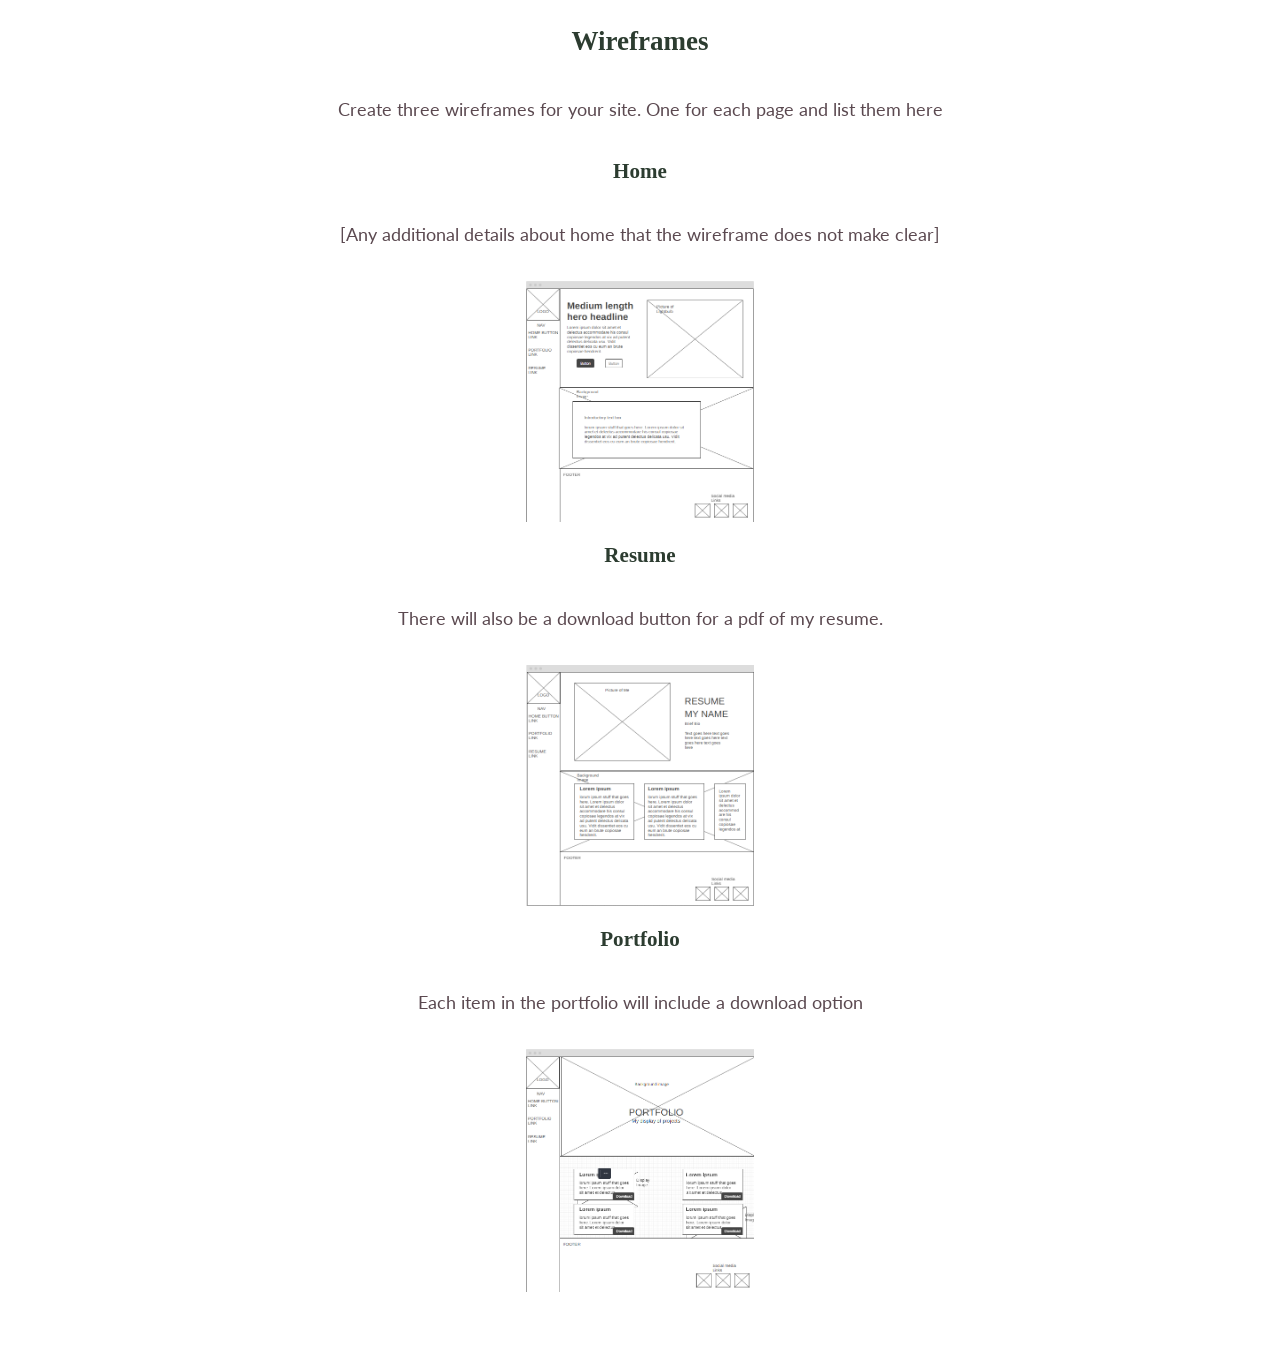
<file: arcyoung/site-plan.html>
<html lang="en-us"><head>
    <meta charset="utf-8">
    <title>ArcYoung Site Plan</title>
    <link type="text/css" rel="stylesheet" href="styles/site-plan.css">
  </head>

  <body data-new-gr-c-s-check-loaded="14.1237.0" data-gr-ext-installed="">
    <header>
      <h1>ArcYoung Site Plan</h1>
      <h2>Joel Young</h2>
      <h2>WDD 130-A2</h2>
      <!-- In the header above, add the name or your site, your name and class number. For example if you are in section 3 you would put WDD 130.03 -->
    </header>
    <main>

      <!-- ------------------------Steps 2-3------------------------------ -->
      <hr>
      <h2>Overview</h2>
      <h3>Purpose</h3>
      <p>I want to create a site that will function as a multi-media portfolio that showcases my work and my skills for professional display.
        This site will include examples of my projects, a resume, and a way for people to contact me or ask questions about my work.
      </p>  <!-- change this -->


      <h3>Audience</h3>
      <p>The target audience include potential clients or employers. This site should be able to display my skillset and my value as a potential hire.</p>  <!-- change this -->

      <hr>
      <h2>Branding</h2>
      <h3>Website Logo</h3>
      <!-- Replace this with some sort of logo for your site.  A logo can be as simple as the name of your site in a nice font :) -->
      <img src="images/logo.png" alt="ArcYoung Logo image">
      <hr>
      <h2>
        Style Guide
      </h2>

      <!-- ------------------------Steps 4-8------------------------------ -->

      <h3>
        Color Palette
      </h3>
      <!--  The colors you choose for a website are one of the most important decisions you will make. Follow the instructions on the activity in iLearn. You should have at least 2 colors but do not have to fill in all 4 if you do not need them.  -->

      <table class="colors">
        <tbody><tr><th>Primary</th><th>Secondary</th><th>Accent 1</th><th>Accent 2</th></tr>
        <!-- Switch to the site-plan.css file and change your colors there. -->
        <tr><td class="primary"></td><td class="secondary"></td><td class="accent1"></td><td class="accent2"></td></tr>
      </tbody></table>

      <!-- ------------------------Step 9------------------------------ -->

      <h3>
        Typography
      </h3>
      <!-- Choose a font for your paragraphs (body copy) and headlines. What font(s) have you chosen? Why did you choose what you did?  Make sure to review the list of web safe fonts at W3Schools.org as a starting point.  Think also about which of your colors above you might use for background and font colors. -->

      <h4>
        Heading Font: bree-serif, serif  <!-- change this -->
      </h4>
      <h4>
        Paragraph Font: source-sans-pro, lato, sans-serif  <!-- change this -->
      </h4>
      <h3>
        Normal paragraph example
      </h3>
      <p>
        Lorem ipsum dolor sit amet, consectetur adipiscing elit, sed do eiusmod tempor incididunt ut labore et dolore magna aliqua. Ut enim ad minim veniam, quis nostrud exercitation ullamco laboris nisi ut aliquip ex ea commodo consequat. Duis aute irure dolor in reprehenderit in voluptate velit esse cillum dolore eu fugiat nulla pariatur. Excepteur sint occaecat cupidatat non proident, sunt in culpa qui officia deserunt mollit anim id est laborum.
      </p>
      <h3>
        Colored paragraph example
      </h3>
      <p class="colored">
        Lorem ipsum dolor sit amet, consectetur adipiscing elit, sed do eiusmod tempor incididunt ut labore et dolore magna aliqua. Ut enim ad minim veniam, quis nostrud exercitation ullamco laboris nisi ut aliquip ex ea commodo consequat. 
      </p>

      <!-- ------------------------Step 10------------------------------ -->

      <h3>
        Navigation
      </h3>
      <!-- Think about how you want your navigation bar to look. In the site-plan.css file change the colors to your colors to get the look you desire. --> 
      <nav>
        <a href="index.html">Home</a>
        <a href="resume.html">Resume</a>
        <a href="portfolio.html">Portfolio</a>
      </nav>
      <hr>
      <h2>
        Site Map
      </h2>
      <div class="sitemap">
        <div class="sm-home">
          Home
        </div>
        <div class="sm-page2">
          Resume <!-- change this -->
        </div>
        <div class="sm-page3">
          Project Gallery  <!-- change this -->
        </div>

        <div class="top">
          &nbsp;
        </div>
        <div class="left">
          &nbsp;
        </div>
        <div class="right">
          &nbsp;
        </div>

      </div>

      <!-- --------Content Section -------------- -->
      <hr>
      <h2>
        Content
      </h2>
      <h3>Home page</h3>
      <p>
        Hello, my name is Joel Young. Welcome to my portfolio site.
        Here you will find examples of my work, my resume, and information about how to contact me.
        I hope you find this site informative and constructive. If you have any questions, please feel free to reach out.

        I am an undergraduate student at Brigham Young University-Idaho, studying computer science with an emphasis on python.
        My aim is to become certified in work involving machine learning and artificial intelligence.
        I have a passion for technology, efficiency, and enjoy learning new skills and languages.

        My goal in presenting this site is to showcase my skills, abilities, and potential as a programmer and computer scientist.
        I hope to demonstrate my ability to create functional and visually appealing projects, as well as my ability to problem solve and adapt to new challenges.
        How to contact me:
        You can reach me via email at afkarctasi@gmail.com
        Or by phone at +49 0151 - - - - - - 
        I am also available on LinkedIn at ###
      </p>
      <p>Images for the Home page</p>
        <img src="images/succulent.jpg" alt="homepage blacksplash image">
        <img src="images/LucieandJoel.JPG" alt="Picture of me">

      
      <h3>Resume</h3>
      <p>
        This page will include a digital version of my resume, outlining my education, skills, and work experieince.
        It will also include a pdf download link for my resume.
        Skills: task management, problem solving, communication, teamwork, and adaptability.
        Education: High School diploma from Organ Mountain High School, currently enrolled at Brigham Young University-Idaho.
        Work Experience: I have worked in various roles, primarily consisting of six years of varied customer service experience. I have two years of leadership experience, managing teams consisting of six to twenty volunteers to complete goals and tasks.
        Employment: Two years Switchboard Operator, Sonic Drive-in, Las Cruces, NM. One year Central Checkout Clerk, AAFES, Stuttgart, Germany. 
        Two years missionary for the church of Jesus Christ of Latter Day Saints, St George, Utah. Six months supervisor, Subway, Stuttgart, Germany.

        I am a motivated worker who enjoys learning new skills. I am a natural problem solver and leader, able to follow instructions and contribute to a positive team working environment.
        I am adaptable and able to work in a variety of environments and situations. I am always looking for new challenges and opportunities to develop and grow.
      </p>
      <p>Images for the Page 2</p>
        <img src="images/woodback.jpg" alt="decorative backdrop image">
        <img src="images/tree.jpg" alt="Hero image for page 2">

      
      <h3>Portfolio</h3>
      <p>
        This page will will include a gallery of my projects, both school projects and personal projects. 
        The primary focus will be to showcase my talents and skills, showing my ability to create and develop projects that are both functional and visually appealing.
        Each project will include a brief description including the projects, purpose, methods used, and any challenges faced during the development provess.
        I will include links or download options for each project, allowing visitors to view or download the projects individually.

        Example projects may include:
        Number game for Harvard CS50 course.
        A simple game constructed in python using VS Code. 
        The game will prompt the user for a difficulty level, then provide a series of randomly generated math problems for the user to solve.
        After the user completes the questions, the game will provide the user's score.

        Card Game 21 - Personal Project
        A card game created in python using VS Code, played in the terminal window.
        The game will randomly provide the user with a hand of cards. The user will then have to decide whether to hit (take another card) or stand (keep their current hand). The goal is to get as close to 21 as possible without going over.
        The computer will also have a hand of cards which the user must beat to win. 
        
        Prep-Sheet calculator - Personal Project for my employer.
        A simple calculator created in python using VS Code, designed to help my team calculate specific quantities of ingredients needed for a target amount of food.
        The calculator will prompt the user for the target amount of food, then provide the user with a list of ingredients and their quantities needed to achieve that target.
        Within the calculator is a list of menu items and the ingredients needed to create them.
      </p>
      <p>Images for the Page 3</p>
        <img src="images/plantbulb.jpg" alt="Main banner image for page3">
        <img src="images/leafback.jpg" alt="decorative panel image">

      
      <hr>
      <h2>
        Wireframes
      </h2>
      <p>
        Create three wireframes for your site. One for each page and list them here</p>

      <h3>Home</h3>
      <p>         
        [Any additional details about home that the wireframe does not make clear]
      </p>
      <img src="images/homewireframe.png" alt="home page wireframe">

      <h3>Resume</h3>
      <p>         
        There will also be a download button for a pdf of my resume.
      </p>
      <img src="images/resumewireframe.png" alt="page 2 wireframe">

      <h3>Portfolio</h3>
      <p>         
        Each item in the portfolio will include a download option
      </p>
      <img src="images/portfoliowireframe.png" alt="page 3 wireframe">
    </main>
  


</body><grammarly-desktop-integration data-grammarly-shadow-root="true"></grammarly-desktop-integration></html>
</file>
<file: arcyoung/styles/styles.css>
/* Vertical Navigation Styles */
.vertical-nav {
    position: fixed; 
    left: 0;         
    top: 0;          
    width: 150px;    
    height: 100vh;   
    background-color: #2c3c30; 
    padding: 0; 
    display: flex;   
    flex-direction: column; 
    align-items: flex-start; 
    z-index: 500;   
}

.vertical-nav #logo_link {
    display: block; 
    width: 100%; 
    padding: 0; 
    line-height: 0; 
}

.vertical-nav #logo_link .logo {
    width: 100%; 
    height: auto; 
    display: block; 
}

.vertical-nav a:not(#logo_link) { 
    color: #f8eddd;
    text-decoration: none;
    padding: 15px 25px;
    width: 100%;
    text-align: left;
    box-sizing: border-box;
}

.vertical-nav a:hover {
    background-color: #c49f79;
    color: #f8eddd;
}

#main_content {
    margin-left: 140px;
    margin-top: -10px; 
    margin-right: -10px;
    margin-bottom: -10px;
    background-color: #f8eddd;
}
h1 {
    font-family: source-sans-pro, lato, sans-serif;
    color: #5B4950;
    font-size: 2.5em;
    text-align: center;
    font-weight: bolder;
    padding-left: 70px;
    padding-right: 70px;
    padding-top: 50px;
}
h4 {
    font-family: source-sans-pro, lato, sans-serif;
    color: #5B4950;
    font-size: 1.5em;
    text-align: center;
    font-weight: bolder;
}
p {
    font-family: bree-serif, serif;
    color: #2c3c30;
    font-size: 1.3em;
    padding-right: 30px;
    padding-left: 30px;
}
.button-box1, .button-box2 {
    text-align: center;
    background-color: #2c3c30;
    text-decoration: none;
    font-size: 18px;
    padding: 15px 30px;
    border-radius: 5px;
}
.button {
    color:#f8eddd;
    text-decoration: none;
}
.button-box1:hover, .button-box2:hover {
    background-color: #c49f79;
    color:#f8eddd;
}
/* HERO CONTENT */  

#hero img {
    max-width: 93%; 
    height: auto;
    margin: 50px auto; 
    border: 10px solid #2c3c30;
    border-radius: 10px;
}
#hero {
    display: grid;
    grid-template-columns: 40% 60%;
}
#hero-box {
    grid-column: 2/3;
}
#hero-msg {
    grid-column: 1/2;
    grid-row: 1/2;
}
#hero-msg .button-box1, #hero-msg .button-box2 {
    display: inline-block;
    max-width: 100px;
}
.buttons {
    display: grid;
    grid-template-columns: repeat(5, 1fr);
    padding-bottom: 50px;
    padding-top: 10px;
}
.button-box1 {
    grid-column: 2/3;
}
.button-box2 {
    grid-column: 4/5;
}

/* Home grid Content */
#home-grid {
    display: grid;
    grid-template-columns: 1fr 8fr 3fr;
    grid-template-rows: 100px 4fr 100px;
}
.home-background-image {
    max-width: 100%;
    z-index: 0;
    grid-column: 1/4;
    grid-row: 1/4;
    border: 5px solid #2c3c30;
}
.introductory-box {
    background-color: #7B506F;
    z-index: 1;
    grid-column: 2/3;
    grid-row: 2/3;
    border: 5px solid #c49f79;
    border-radius: 10px;
}
.introductory-box p {
    color: #f8eddd;
    font-size: 25px;
    padding-left: 30px;
}
.introductory-box h2 {
    color: #f8eddd;
    font-size: 30px;
    font-weight: bold;
    padding-left: 30px;
}

/* Footer */
footer {
    background-color: #c49f79;
    color: #5B4950;
    font-family: Barlow Condensed, 'Arial Narrow', Arial, sans-serif;
    padding: 25px 50px;
    display: flex;
    justify-content: space-around;
    align-items: center;
    height: 100%;
}
footer p {
    font-size: 1.2em;
    color: #2c3c30;
    font-family: source-sans-pro, lato, sans-serif;
}

footer p a:hover {
    text-decoration: underline;
}
footer a {
    color: #5B4950;
    text-decoration: none;
}
footer a:hover {
    color: #2c3c30;
}
footer .social img {
    border-radius: 10px;
}

/* RESUME SUBPAGE */
#portfolio-hero img {
    max-width: 93%; 
    height: auto;
    margin: 50px auto; 
    border: 10px solid #2c3c30;
    border-radius: 10px;
}
#portfolio-hero {
    display: grid;
    grid-template-columns: 60% 40%;
    padding: 0 40px 0 40px;
}
#portfolio-hero-box {
    grid-column: 1/2;
}
#portfolio-hero-msg {
    grid-column: 2/3;
    grid-row: 1/2;
}
.resume-grid {
    display: grid;
    grid-template-columns: 1% 3fr 3fr 2fr 1%;
    grid-template-rows: 1% 1fr 4fr 1fr 1%;
    grid-gap: 1%;
}
.resume-background {
    max-width: 100%;
    z-index: 0;
    grid-column: 1/6;
    grid-row: 1/6;
    border: 5px solid #2c3c30;
}
.resume-box-1 {
    background-color: #c49f79;
    z-index: 1;
    grid-column: 2/3;
    grid-row: 2/4;
    border: 5px solid #2c3c30;
    border-radius: 10px;
}
.resume-box-2 {
    background-color: #c49f79;
    z-index: 1;
    grid-column: 3/4;
    grid-row: 2/5;
    border: 5px solid #2c3c30;
    border-radius: 10px;
}
.resume-box-3 {
    background-color: #c49f79;
    z-index: 1;
    grid-column: 4/5;
    grid-row: 3/4;
    border: 5px solid #2c3c30;
    border-radius: 10px;
}
.resume-grid p {
    color: #352b2f;
    font-size: 25px;
    padding-left: 30px;
}
.resume-grid h2 {
    color: #2c3c30;
    font-size: 30px;
    font-weight: bold;
    padding-left: 30px;
}
.resume-grid ol {
    color: #352b2f;
    font-size: 25px;
    padding-left: 30px;
    list-style: circle;
}
.resume-grid li {
    padding: 2px;
}

/* PORTFOLIO CSS */
#portfolio-hero {
    display: grid;
    grid-template-columns: 1fr;
    grid-template-rows: 1fr;
    padding: 0;
}
#portfolio-hero-box {
    grid-column: 1/2;
    grid-row: 1/2;
    z-index: 2;
    margin-top: -400px;
}
#portfolio-hero-msg {
    display: flex;
    flex-direction: column;
    grid-column: 1/2;
    grid-row: 1/2;
    z-index: 3;
    justify-content: center;
    margin-top: -100px;
}
#portfolio-hero img {
    max-width: 110%;
    height: auto;
    margin: 0 auto;
    border: 10px solid #2c3c30;
    border-radius: 0px;
}
.portfolio-title {
    font-family: source-sans-pro, lato, sans-serif;
    color: #f8eddd;
    font-size: 2.5em;
    text-align: center;
    font-weight: bolder;
    margin: 10px;
}
.portfolio-subtitle {
    font-family: source-sans-pro, lato, sans-serif;
    color: #f8eddd;
    font-size: 2.0em;
    text-align: center;
    font-weight: bolder;
    margin: 0;
    padding: 0;
}
.portfolio-grid {
    display: grid;
    grid-template-columns: 50px 1fr 20px 1fr 50px;
    grid-template-rows: 50px auto 20px auto 50px;
}
.display-backing-1 {
    grid-column: 1/6;
    grid-row: 1/6;
    width: 100%;
    z-index: 0;
    margin-top: -600px;
    border: 10px solid #2c3c30;
}
.display-box-1 {
    z-index: 1;
    grid-column: 2/3;
    grid-row: 2/3;  
    background-color: #c49f79;
    border: 5px solid #2c3c30;
    border-radius: 10px;
}
.display-box-2 {
    z-index: 2;
    grid-column: 4/5;
    grid-row: 2/3;
    background-color: #c49f79;
    border: 5px solid #2c3c30;
    border-radius: 10px;
}
.display-box-3 {
    z-index: 3;
    grid-column: 2/3;
    grid-row: 4/5;
    background-color: #c49f79;
    border: 5px solid #2c3c30;
    border-radius: 10px;
}
.display-box-4 {
    z-index: 4;
    grid-column: 4/5;
    grid-row: 4/5;
    background-color: #c49f79;
    border: 5px solid #2c3c30;
    border-radius: 10px;
}
.display-box-1 p {
    color: #352b2f;
    font-size: 25px;
    padding-left: 30px;
}
.display-box-2 p {
    color: #352b2f;
    font-size: 25px;
    padding-left: 30px;
}
.display-box-3 p {
    color: #352b2f;
    font-size: 25px;
    padding-left: 30px;
}
.display-box-4 p {
    color: #352b2f;
    font-size: 25px;
    padding-left: 30px;
}
.display-box-1 h2 {
    color: #2c3c30;
    font-size: 30px;
    font-weight: bold;
    padding-left: 30px;
}
.display-box-2 h2 {
    color: #2c3c30;
    font-size: 30px;
    font-weight: bold;
    padding-left: 30px;
}
.display-box-3 h2 {
    color: #2c3c30;
    font-size: 30px;
    font-weight: bold;
    padding-left: 30px;
}
.display-box-4 h2 {
    color: #2c3c30;
    font-size: 30px;
    font-weight: bold;
    padding-left: 30px;
}
.button-box3 {
    text-align: center;
    background-color: #2c3c30;
    text-decoration: none;
    font-size: 18px;
    padding: 15px 30px;
    border: 5px solid #2c3c30;
    border-radius: 5px;
    width: 100px;
    margin: 0 auto;
}
.button-box3:hover {
    background-color: #c49f79;
    border: 5px solid #2c3c30;
    color:#f8eddd;
}
.download {
    text-decoration: none;
    color:#f8eddd;
}
</file>
<file: wdd130/challenge3/styles.css>
* {
    margin: 0;
}
.container {
    width: 100%;
    display: grid;
    grid-template-columns: 1fr 1fr;
    grid-template-rows: 1fr 1fr;
    background-color: gray;
    gap: 5px;
}
.container img {
    z-index: 0;
    height: 100%;
    width: 100%;
    grid-column: 1/2;
    grid-row: 1/3;
    background-color: white;
}
h2 {
    z-index: 1;
    color: crimson;
    grid-column: 2/3;
    grid-row: 2/3;
    font-size: 8em;
    text-align: center;
}
h1 {
    z-index: 2;
    grid-column: 1/3;
    grid-row: 1/3;
    font-size: 11em;
    letter-spacing: 0.11em;
    font-family:'Times New Roman', Times, serif;
    text-align: center;
    padding: 0.32em;
}
</file>
<file: wdd130/challenge4/styles.css>
body {
    display: grid;
    grid-template-columns: 2fr 1fr 2fr;
    font-family: 'Lucida Sans', 'Lucida Sans Regular', 'Lucida Grande', 'Lucida Sans Unicode', Geneva, Verdana, sans-serif;
    background-color: darkslategray;
    border-radius: 50%;
}
main {
    text-align: center;
    background-color: white;
}
footer {
    grid-row: 3/4;
    display: grid;  
    grid-template-columns: repeat(3, 1fr);
    text-align: center;
    gap: 2px;
    background-color: white;;
}
.stats {
    color: white;
    font-size: 1.5em;
    font-weight: bold;
    margin-bottom: 0;
    padding: 0;
}
.stat_title {
    color: white;
    font-size: 1em;
    margin: 0;
    margin-bottom: 20px;
}
img {
    width: 100%;
    height: auto;
}
div .footer_content{
    background-color: steelblue;
}
.whole{
    grid-column: 2/3;
    border-radius: 20px;
    overflow: hidden;
}
main .post_script {
    color: lightslategray;
    padding-left: 40px;
    padding-right: 40px;
}
main .smalltext {
    color: slateblue;
    font-size: 0.8em;
}
h1 {
    color: black;
    font-size: 2em;
    font-weight: bold;
    padding: 5px;
    margin: 0;
}
</file>
<file: positionstyles.css>
/* CSS - Name: "positionstyles.css" */
/* Activity 1 styles */
.content1 {
  /* This is the parent of the activity 1 boxes. */
  display: grid;
  grid-template-columns: repeat(2, 1fr);
  justify-items: center;
  gap: 20px;
}
.red1 { 
  width: 100%; 
  height: 100px; 
  background-color: red; 
  grid-column: 1 / 3;
} 
.green1 {
  width: 200px; 
  height: 200px; 
  background-color: green; 

} 
.yellow1 {
  width: 200px; 
  height: 200px; 
  background-color: gold; 
} 
.blue1 {
  width: 100%; 
  height: 100px; 
  background-color: blue; 
  grid-column: 1 / 3;
} 
/* Activity 2 styles */ 
.content2 {
  /* This is the parent of the activity 2 boxes. */
  display: grid;
  grid-template-columns: repeat(5, 50px);
  grid-template-rows: repeat(4, 50px);
}
.red2 {
  width: 100px; 
  height: 100px; 
  background-color: red;
} 
.green2 { 
  width: 100px; 
  height: 100px; 
  background-color: green; 
  grid-row: 2/3;
  grid-column: 2/3; 
} 
.yellow2 {
  width: 100px; 
  height: 100px; 
  background-color: gold; 
  grid-row: 3/4;
  grid-column: 3/4;
} 
.blue2 {
  width: 100px; 
  height: 100px; 
  background-color: blue;
  grid-row: 4/5;
  grid-column: 4/5; 
} 
/* Activity 3 styles */ 
.content3 {
  /* This is the parent of the activity 3 boxes. */
  display: grid;
  grid-template-columns: repeat(2, 1fr);
  column-gap: 100px;
}
.red3 {
  width: 100%; 
  height: 100px; 
  background-color: red; 
  grid-column: 1/3;
} 
.green3 {
  width: 100px; 
  height: 200px; 
  background-color: green;
  grid-column: 1/2;
  width: 100%;
} 
.yellow3 {
  width: 100px; 
  height: 200px; 
  background-color: gold;
  grid-column: 2/3;
  width: 100%; 
} 
.blue3 {
  width: 100%;
  height: 100px; 
  background-color: blue;
  grid-column: 1/3; 
} 
/* Activity 4 styles */ 
.content4 {
  /* This is the parent of the activity 4 boxes. */
  height: 400px;
  display: grid;
  grid-template-columns: repeat(2, 300px);
  grid-template-rows: repeat(3, 1fr);
}
.red4 {
  width: 300px; 
  height: 400px; 
  background-color: red; 
  grid-row: 1/4;
} 
.green4 {
  width: 300px; 
  height: 100%; 
  background-color: green;
  grid-row: 1/2;
  grid-column: 2/3; 
} 
.yellow4 {
  width: 300px; 
  height: 100%; 
  background-color: gold; 
  grid-row: 2/3; 
  grid-column: 2/3;
} 
.blue4 {
  width: 300px; 
  height: 100%; 
  background-color: blue;
  grid-row: 3/4;  
  grid-column: 2/3;
} 
/* Activity 5 styles */ 
.content5 {
  /* This is the parent of the activity 5 boxes. */
  height: 400px;
}
.red5 { 
  width: 100%; 
  height: 100px; 
  background-color: red; 
} 
.green5 { 
  width: 150px; 
  height: 150px; 
  background-color: green; 
  float: left;
} 
.yellow5 {
  width: 100%; 
  height: 250px; 
  background-color: gold; 

} 
.blue5 {
  width: 100%; 
  height: 100px; 
  background-color: blue; 
} 
/* Activity 6 styles */ 
.content6 {
  /* This is the parent of the activity 6 boxes. */
  display: grid;
  grid-template-columns: repeat(6, 50px);
  grid-template-rows: repeat(6, 50px);
}
.red6 {
  width: 100%; 
  height: 100%; 
  background-color: red; 
  grid-column: 1/5;
  grid-row: 1/3;
} 
.green6 {
  width: 100px; 
  height: 100px; 
  background-color: green; 
  grid-column: 1/3;
  grid-row: 5/6;
  z-index: 1;
} 
.yellow6 {
  width: 100px; 
  height: 100px; 
  background-color: gold; 
  grid-column: 5/6;
  grid-row: 3/7;
  z-index: 2;
} 
.blue6 {
  width: 100%; 
  height: 100%; 
  background-color: blue; 
  grid-column: 2/6;
  grid-row: 2/6;
} 


/* Do not make any changes below here */
.activity {
  width: 70%; 
  margin: 20px auto; 
  font-family: Arial, sans-serif; 
  border: 1px solid black; 
  padding: 10px; 
  clear:both; 
  overflow: auto;
} 

.hint {
  border: 1px solid grey;
  background: #e0e0e0;
  padding: .5em;
  position: relative;
  margin: 1em 0;
}
.hint h3 {
  margin: 0;
}
.hint:hover {
  background: #d0d0d0;
}
.hint > div {
  display: none;
}

.hint input[type=checkbox] {
  position: absolute;
  width: 100%;
  height: 100%;
  opacity: 0;
  z-index: 1;
  cursor: pointer;
}

.hint input[type=checkbox]:checked ~ div {
  display: block;
}

.hint i {
  position: absolute;
  transform: translate(-6px, 0);
  margin-top: 16px;
  right: 10px;
  top: -3px;
}
.hint i:before, .hint i:after {
  content: "";
  position: absolute;
  background-color: black;
  width: 3px;
  height: 9px;
}
.hint i:before {
  transform: translate(2px, 0) rotate(45deg);
}
.hint i:after {
  transform: translate(-2px, 0) rotate(-45deg);
}

.hint input[type=checkbox]:checked ~ i:before {
  transform: translate(-2px, 0) rotate(45deg);
}
.hint input[type=checkbox]:checked ~ i:after {
  transform: translate(2px, 0) rotate(-45deg);
}
.hint a {
  position: relative;
  z-index: 1;
}
</file>
<file: arcyoung/styles/site-plan.css>
/* if you are using any Google fonts change the font names below to your fonts. 
Any spaces in your font name should be replaced with a +. 
Fonts are separated by a | */
@import url('https://fonts.googleapis.com/css?family=IM+Fell+French+Canon+SC|Lato');

:root {
  /* change the values below to your colors from your palette */
    --primary-color: #2c3c30;
    --secondary-color: #c49f79;
    --accent1-color: #5B4950;
    --accent2-color: #f8eddd;

  /* change the values below to your chosen font(s) */
  --heading-font: bree-serif, serif;
  --paragraph-font: source-sans-pro, lato, sans-serif;

  /* these colors below should be chosen from among your palette colors above */
  --headline-color-on-white: #2c3c30;
    --headline-color-on-color: #f8eddd;
    --paragraph-color-on-white: #5B4950;
    --paragraph-color-on-color: #f8eddd;
    --paragraph-background-color: #7B506F;
    --nav-link-color: #f8eddd;
    --nav-background-color: #2c3c30;
    --nav-hover-link-color: #f8eddd;
    --nav-hover-background-color: #c49f79;
}


/*  Look around below...but DON'T CHANGE ANYTHING! */

body {
  max-width: 1200px;
  margin: 0 auto;
  padding: 4em;
  font-size: 18px;
  text-align: center;
}
img {
  display: block;
  margin: 0 auto;
  max-width: 20%; 
  height: auto;
}
h1, h2, h3, h4, h5, h6 {
  font-family: var(--heading-font);
  color: var(--headline-color-on-white);
}
h2 {
  text-align: center;
}
hr {
  height: 3px;
  margin: 35px 0;
  background: var(--accent1-color);
}
header {
  padding: 1em;
  text-align: center;
  color: var(--headline-color-on-color);
  background-color: var(--paragraph-background-color);
}
header > h1, header > h2 {
  color: var(--headline-color-on-color);
}

p {
  font-family: var(--paragraph-font);
  color: var(--paragraph-color-on-white);
  padding: 1em;
}
.colors {
  width: 100%;
  min-width: 350px;
  margin: 30px auto;
  text-align: center;
}
.colors th {
  background-color: #999;
}
.colors td{
  width: 25%;
  height: 3em;
}

.primary {
  background-color: var(--primary-color);
}
.secondary {
  background-color: var(--secondary-color);
}
.accent1 {
  background-color: var(--accent1-color);
}
.accent2{
  background-color: var(--accent2-color);
}

p.colored {
  background-color: var(--paragraph-background-color);
  color: var(--paragraph-color-on-color);
}

nav {
  background-color: var(--nav-background-color);
  line-height: 3em;
  text-align: center;
  font-size: 1.2em;
}
nav  {
  list-style-type: none;
  display: flex;

}
nav a {
  padding:1em;
  min-width: 120px;
  text-decoration: none;
  padding: 10px;

}
nav a:link, nav a:visited {
  color: var(--nav-link-color);
}
nav a:hover {
  color: var(--nav-hover-link-color);
  background-color: var(--nav-hover-background-color);
}

.sitemap {
  display: grid;
  justify-content: center;

  grid-template-columns: repeat(6, 15%);
  grid-template-rows: 3em 1.5em 1.5em 3em;
  grid-template-areas: ". . home home . ."
    ". . . top . ."
    ". left left right right ."
    "page2 page2 . . page3 page3";
}
.sitemap > div {

  text-align: center;

}
.sm-home {
  grid-area: home;
  background-color: #ccc;
  line-height: 3em;
}
.sm-page2 {
  grid-area: page2;
  background-color: #ccc;
  line-height: 3em;
}
.sm-page3 {
  grid-area: page3;
  background-color: #ccc;
  line-height: 3em;
}

.top {
  grid-area: top;
  border-left: 1px solid;
}

.left {
  grid-area: left;
  border-top: 1px solid;
  border-left: 1px solid;
}

.right {
  grid-area: right;
  border-top: 1px solid;
  border-right: 1px solid;
}
</file>
